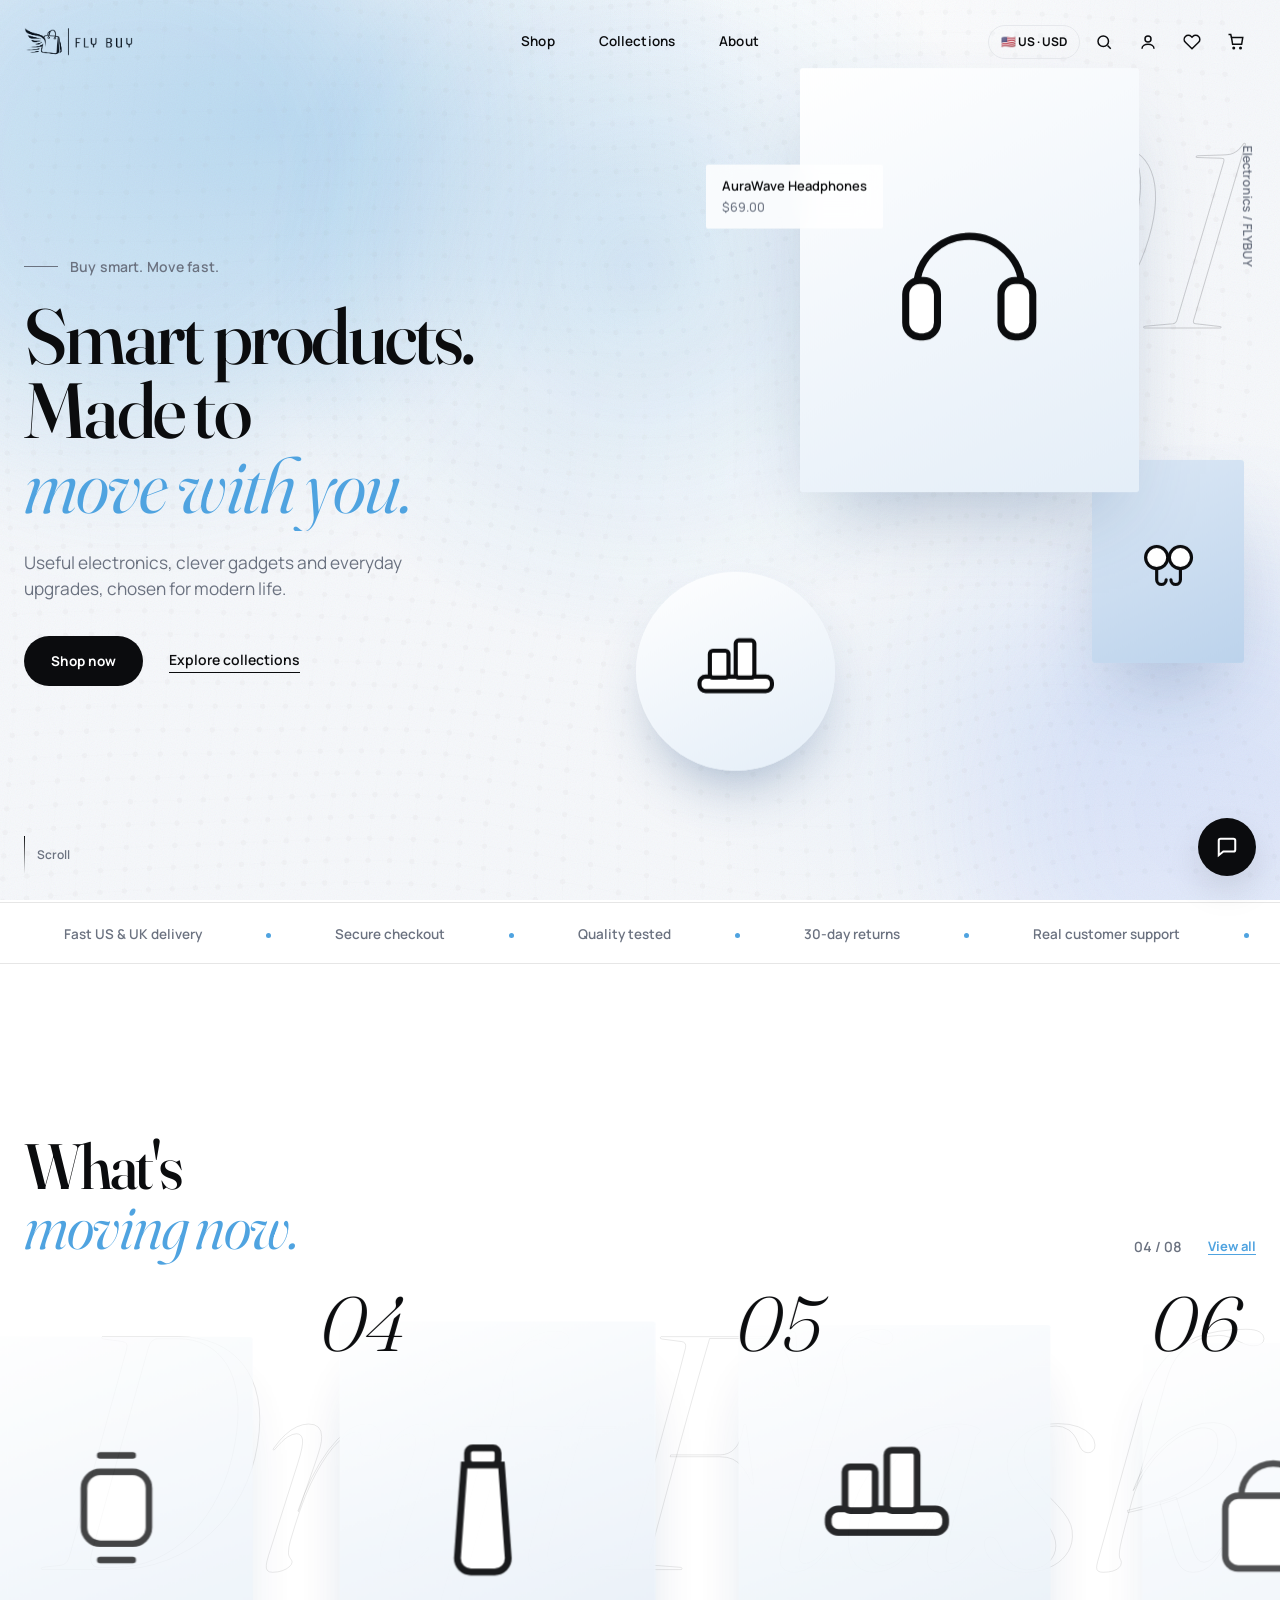
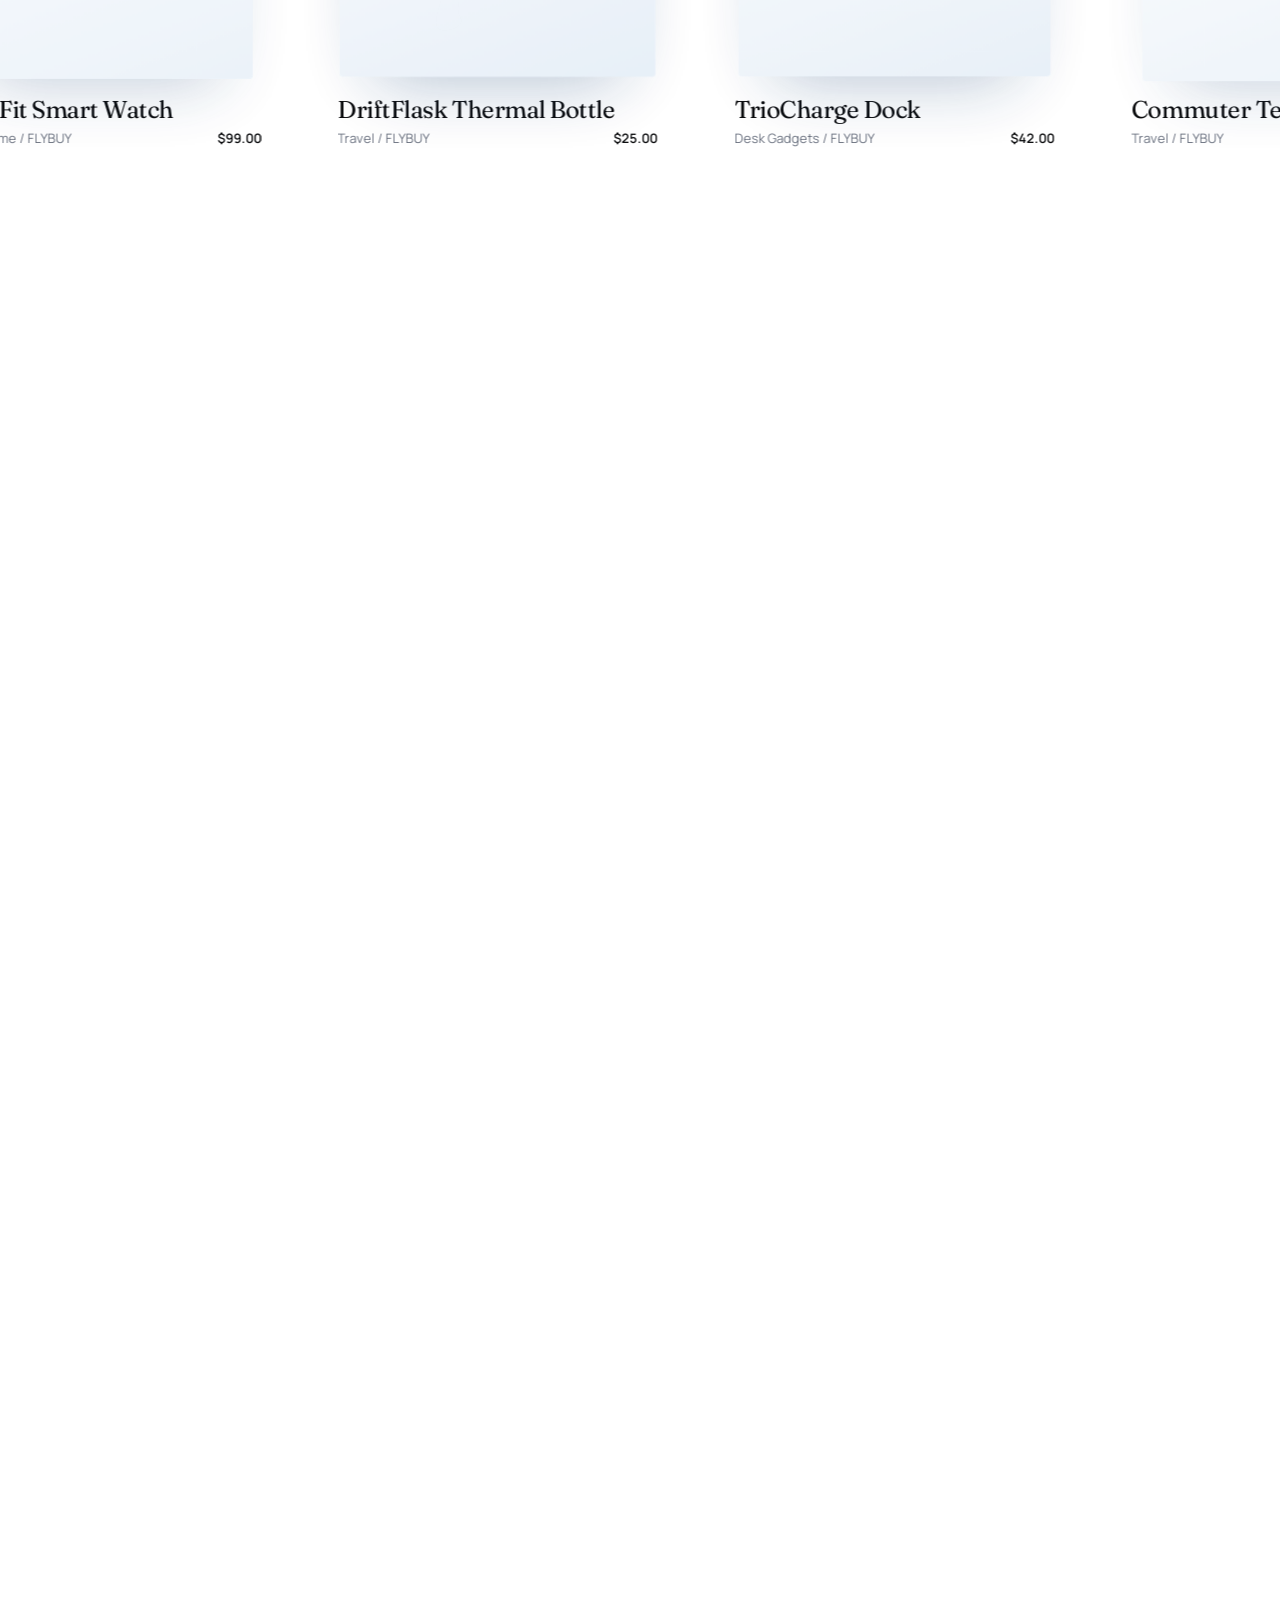
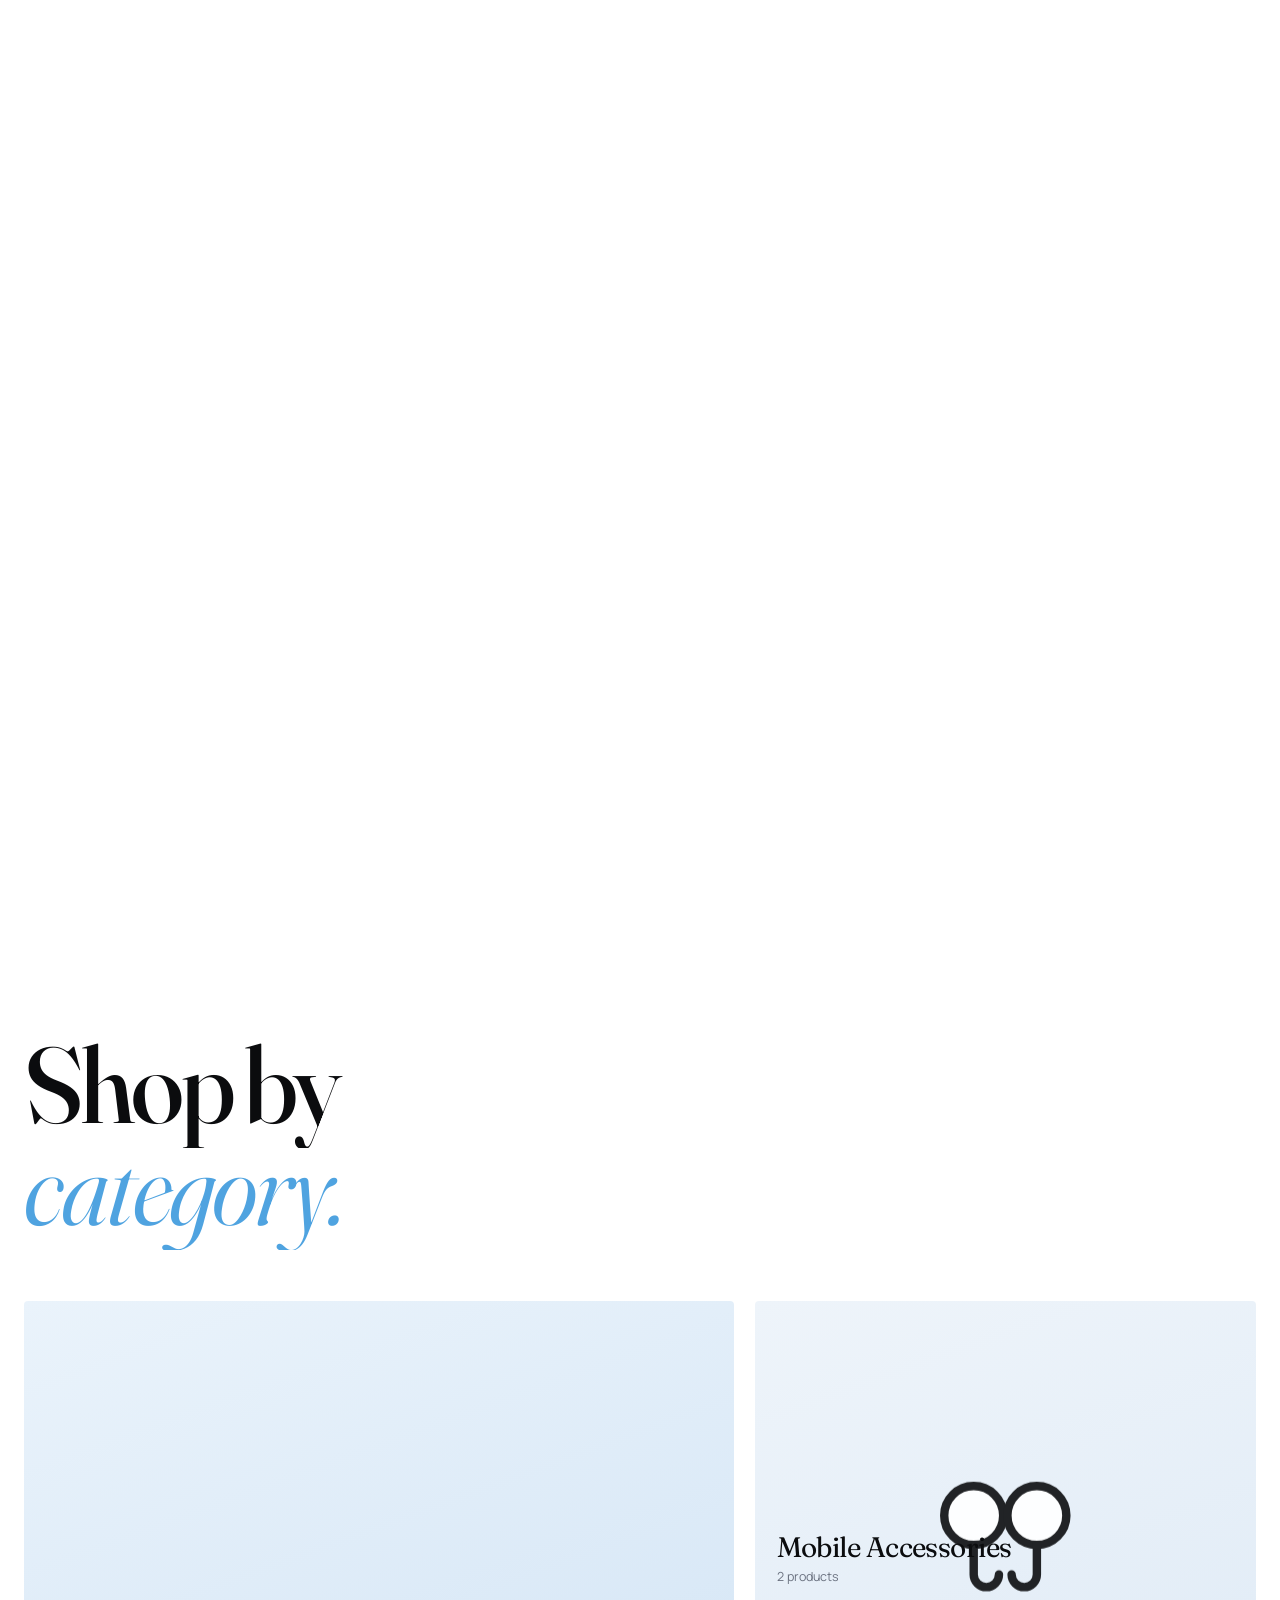
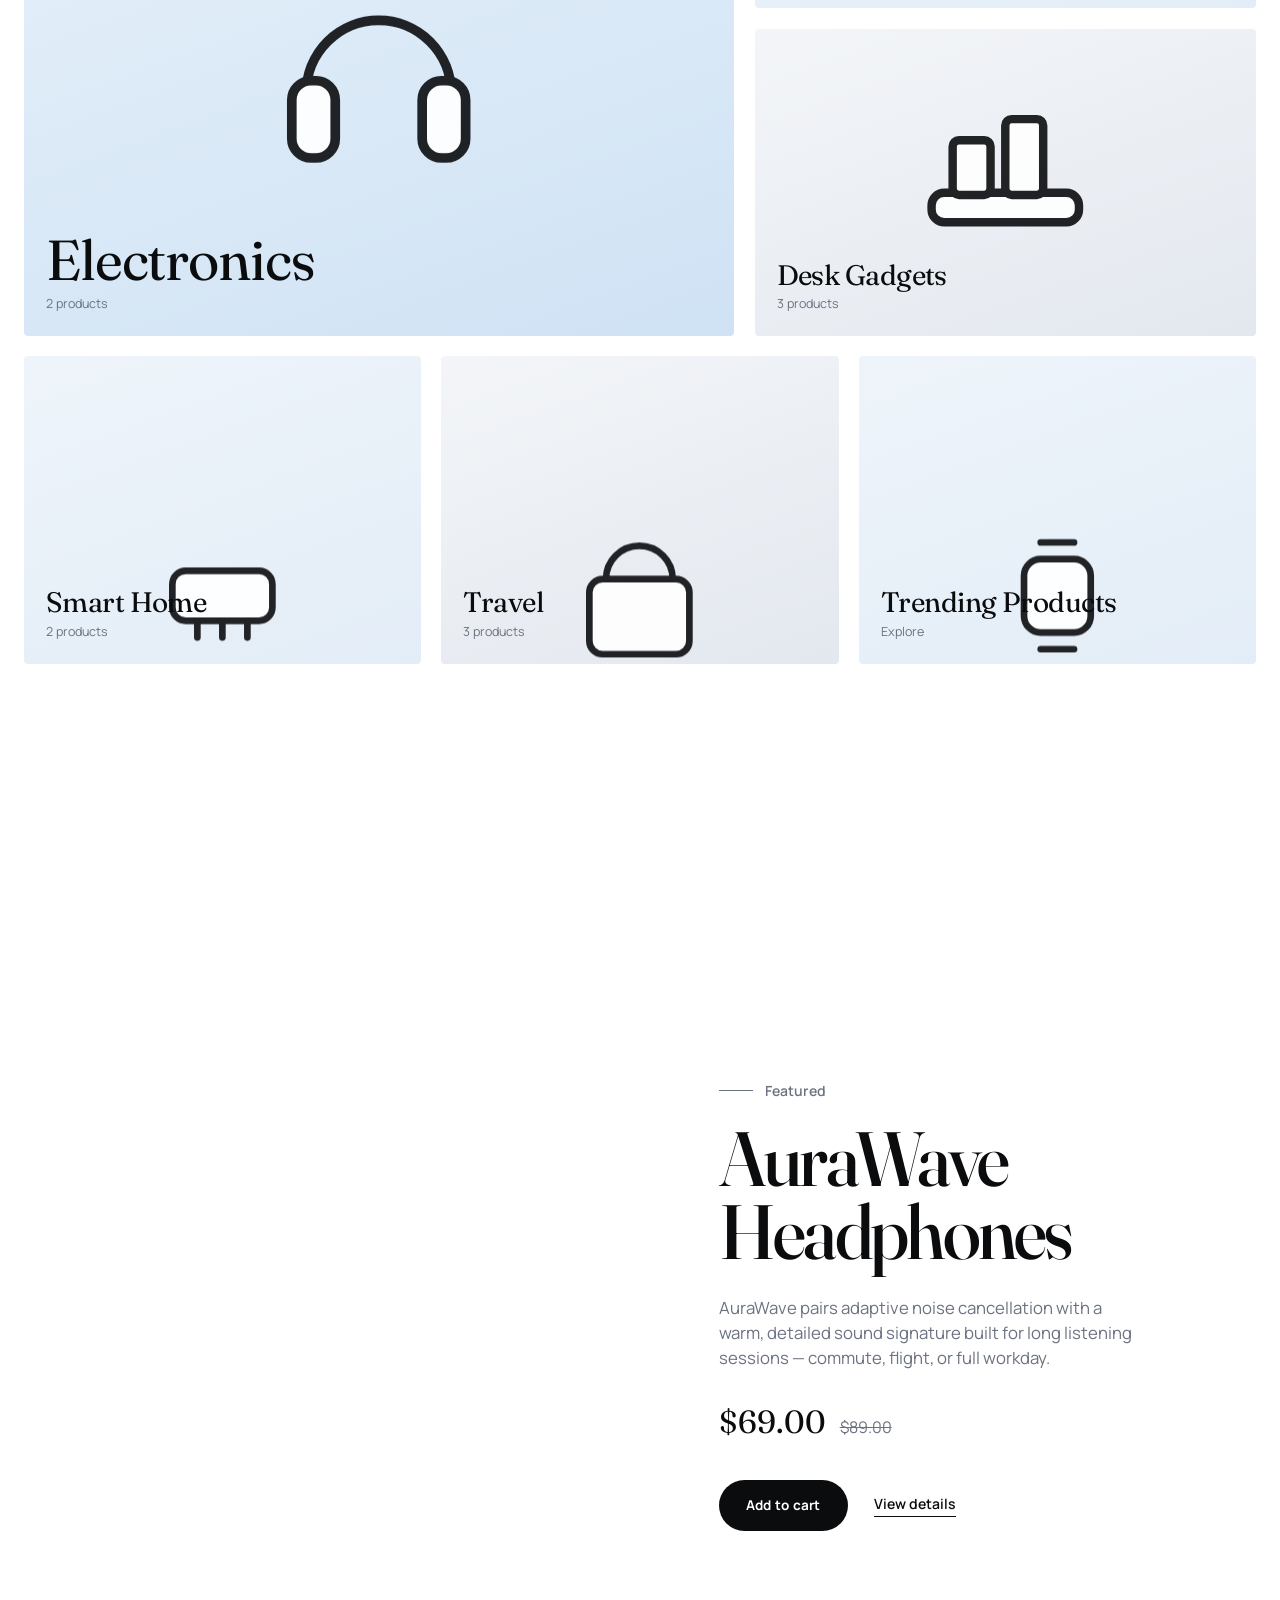
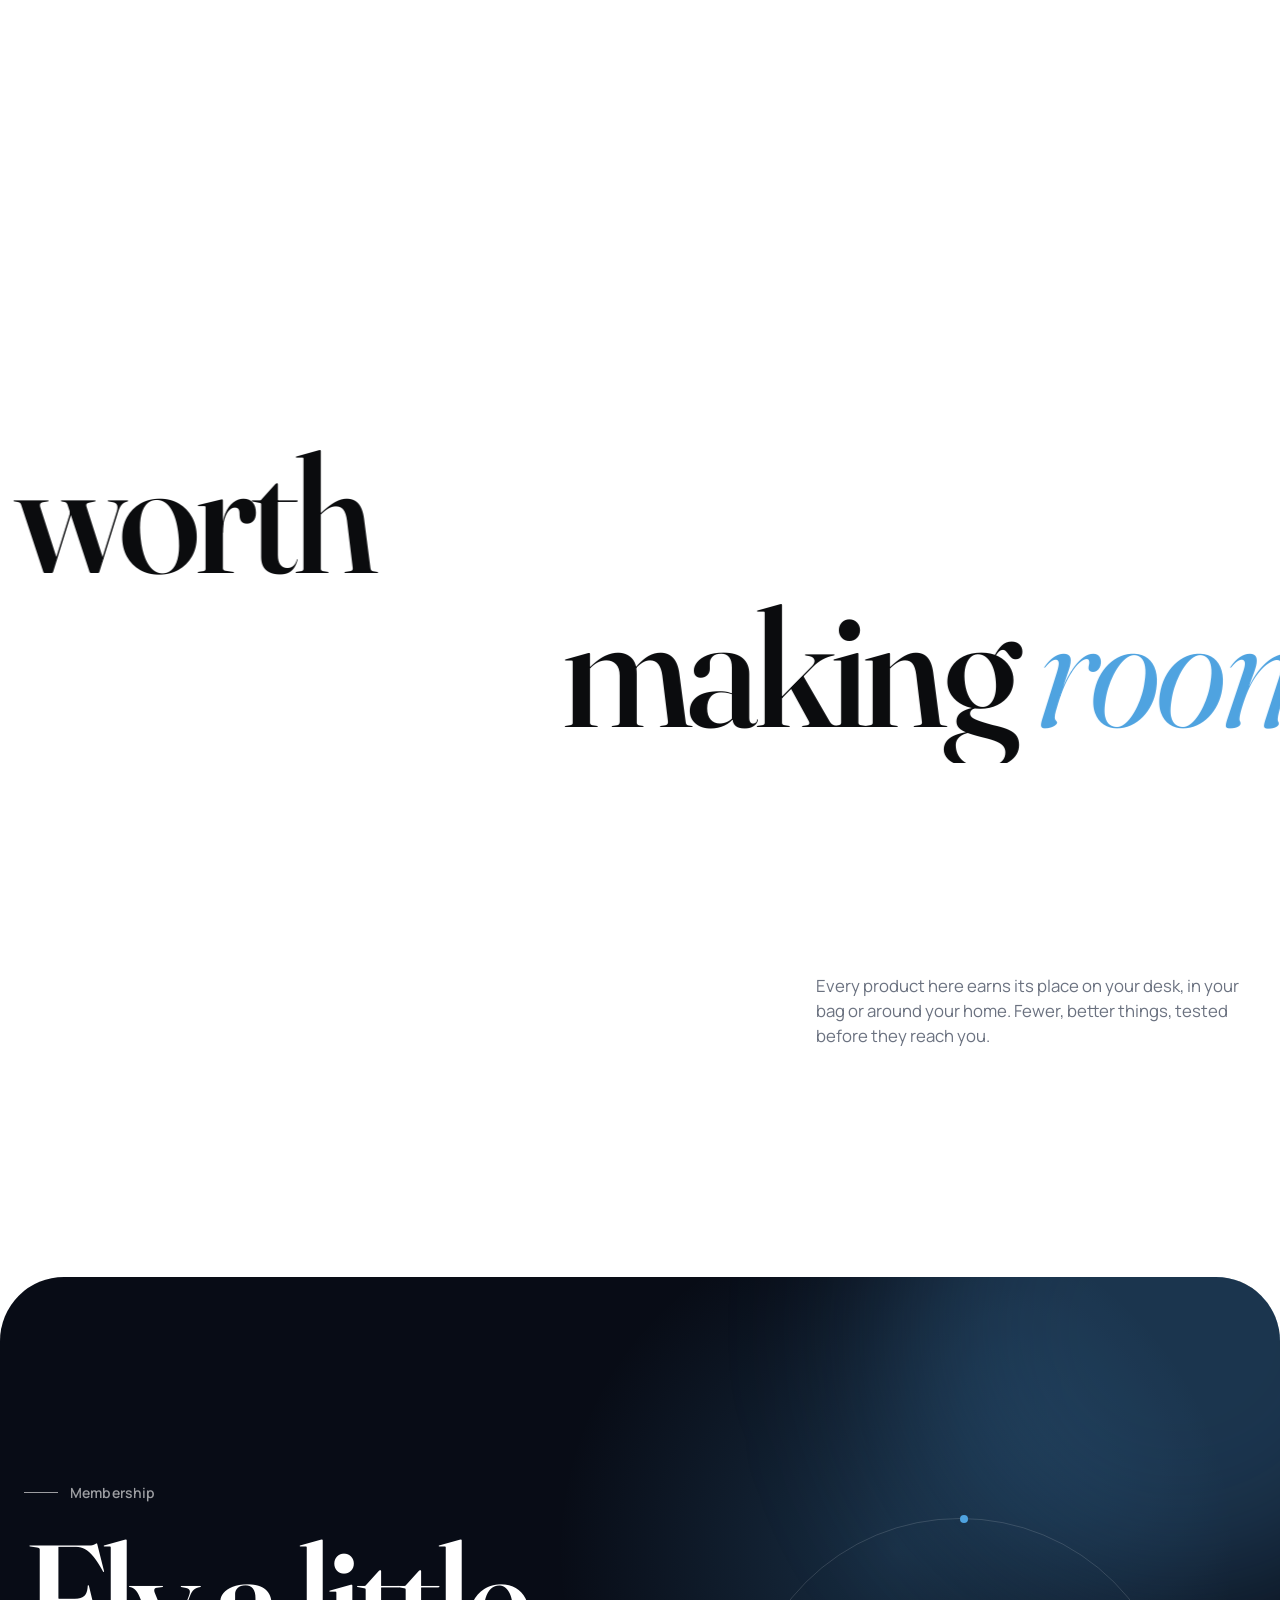
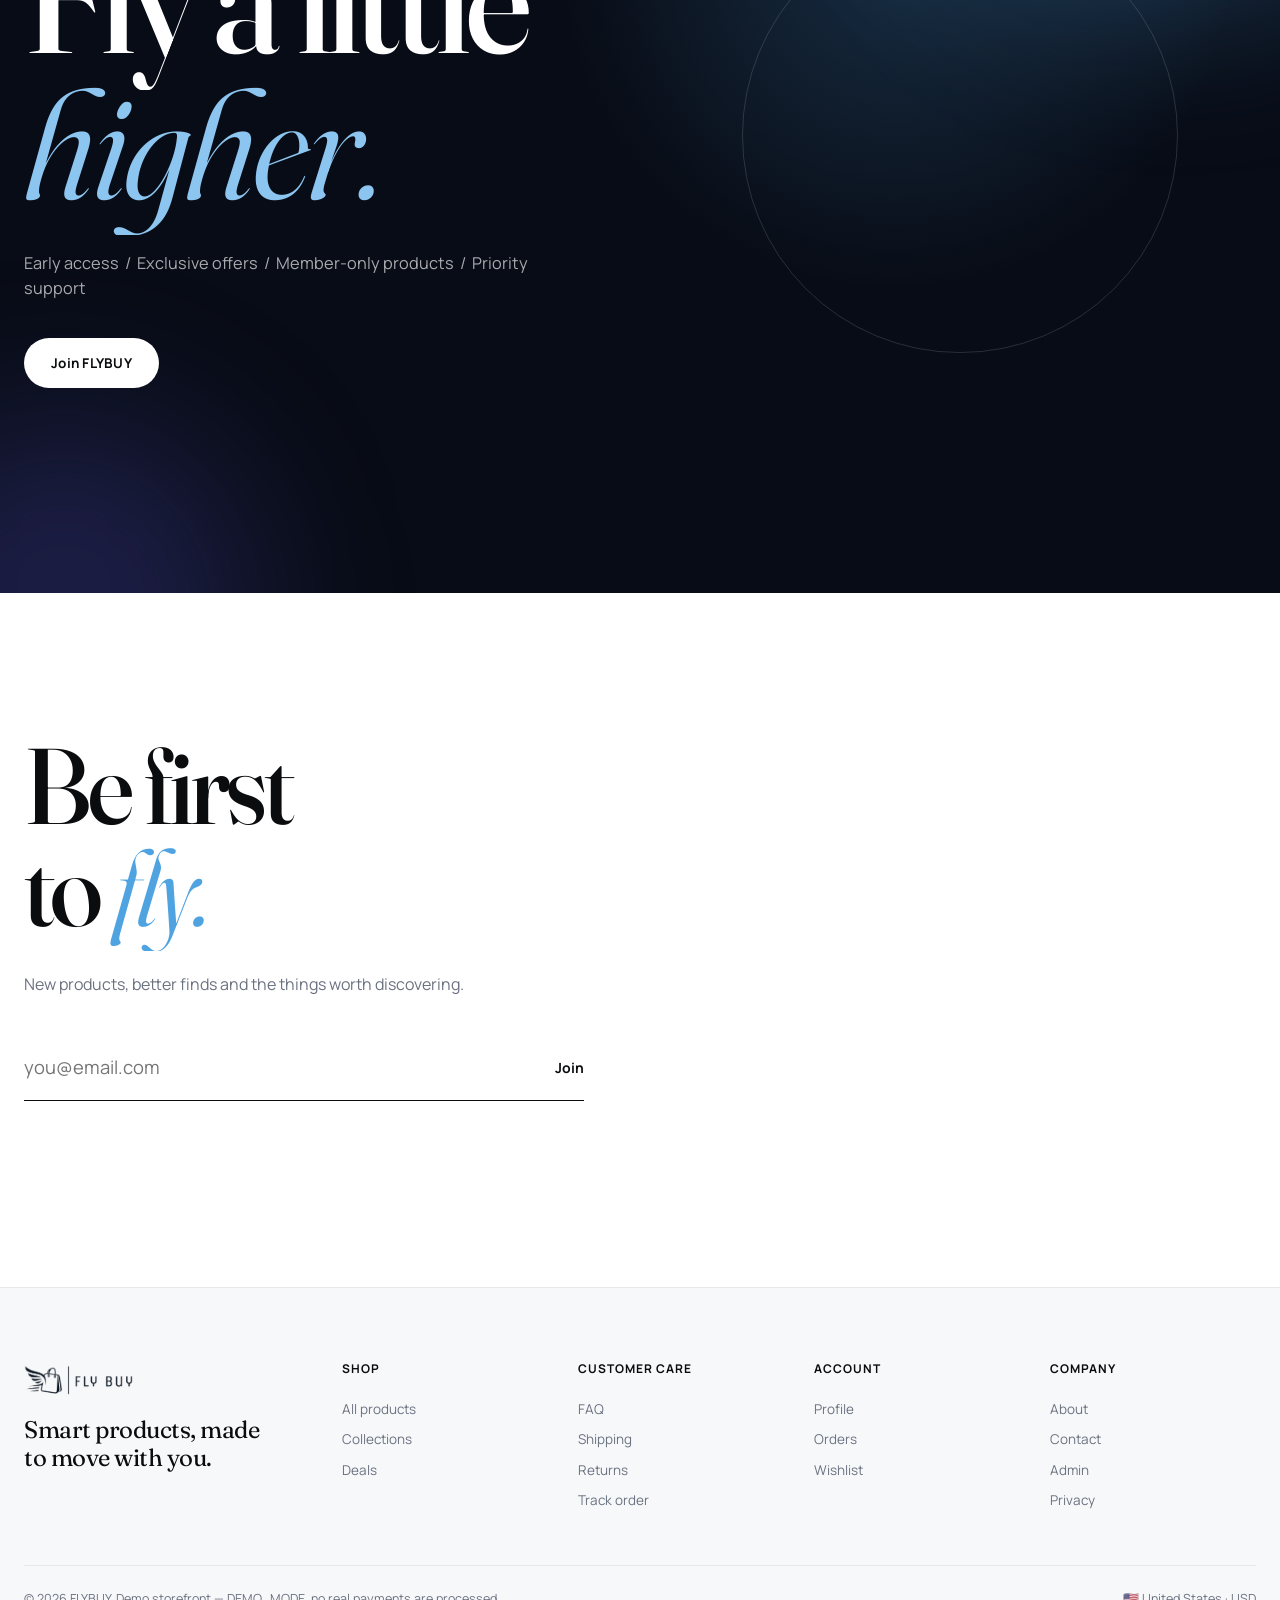
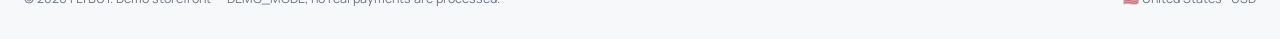
<file: index.html>
<!doctype html>
<html lang="en">
<head>
<meta charset="utf-8"><meta name="viewport" content="width=device-width, initial-scale=1">
<link rel="preconnect" href="https://fonts.googleapis.com"><link rel="preconnect" href="https://fonts.gstatic.com" crossorigin>
<link href="https://fonts.googleapis.com/css2?family=Fraunces:ital,opsz,wght@0,9..144,400..600;1,9..144,300..500&family=Manrope:wght@400;500;600;700;800&display=swap" rel="stylesheet">
<link rel="stylesheet" href="css/variables.css"><link rel="stylesheet" href="css/reset.css">
<link rel="stylesheet" href="css/global.css"><link rel="stylesheet" href="css/components.css">
<link rel="stylesheet" href="css/animations.css"><link rel="stylesheet" href="css/responsive.css"><link rel="stylesheet" href="css/bg.css"><link rel="stylesheet" href="css/home.css">
<title>FLYBUY | Buy smart. Move fast.</title>
<meta name="description" content="Useful electronics, clever gadgets and everyday upgrades for the US and UK.">
</head>
<body class="home">
<div id="toastHost"></div>
<header class="site-header" id="siteHeader"></header>
<nav class="mobile-nav" id="mobileNav"></nav>
<div class="overlay" id="overlay"></div>
<div class="drawer" id="cartDrawer" aria-label="Shopping cart"></div>
<main>
  <section class="hero" data-tone="light">
    <div class="container hero-grid">
      <div class="hero-copy">
        <p class="eyebrow reveal">Buy smart. Move fast.</p>
        <h1 class="display ln-group"><span class="ln" style="--i:0"><span>Smart products.</span></span><span class="ln" style="--i:1"><span>Made to</span></span><span class="ln" style="--i:2"><span><em>move with you.</em></span></span></h1>
        <p class="lead reveal" style="--d:.5s">Useful electronics, clever gadgets and everyday upgrades, chosen for modern life.</p>
        <div class="cta-row reveal" style="--d:.65s"><a class="btn btn-primary magnetic" href="shop.html">Shop now</a><a class="link-quiet" href="collections.html">Explore collections</a></div>
      </div>
      <div class="hero-stage" id="heroStage" aria-hidden="true"></div>
    </div>
    <a class="scroll-cue" href="#hScroll" aria-label="Scroll to products"><i></i>Scroll</a>
  </section>

  <div class="strip" aria-label="Store promises"><div class="strip-track"><span>Fast US &amp; UK delivery</span><span>Secure checkout</span><span>Quality tested</span><span>30-day returns</span><span>Real customer support</span><span>Fast US &amp; UK delivery</span><span>Secure checkout</span><span>Quality tested</span><span>30-day returns</span><span>Real customer support</span></div></div>

  <section class="hs" id="hScroll" aria-label="Products moving now">
    <div class="hs-sticky">
      <div class="hs-ghost" id="hsGhost" aria-hidden="true"></div>
      <div class="container hs-head"><h2 class="display">What's<br><em>moving now.</em></h2>
        <div class="hs-meta"><span id="hsCount">01 / 01</span><a class="link-more" href="shop.html">View all</a></div></div>
      <div class="hs-viewport"><div class="hs-track" id="hsTrack"></div></div>
      <div class="container"><div class="hs-bar"><i id="hsBar"></i></div></div>
    </div>
  </section>

  <section class="cats">
    <div class="container">
      <h2 class="display big-head ln-group"><span class="ln" style="--i:0"><span>Shop by</span></span><span class="ln" style="--i:1"><span><em>category.</em></span></span></h2>
      <div class="cat-grid" id="catGrid"></div>
    </div>
  </section>

  <section class="featured"><div class="container" id="featuredSection"></div></section>

  <section class="story" data-scrollp>
    <div class="container">
      <h2 class="display story-h">
        <span class="sl" style="--k:-10"><span class="ln-group reveal-line"><span class="ln"><span>Things worth</span></span></span></span>
        <span class="sl" style="--k:12"><span class="ln-group reveal-line"><span class="ln" style="--i:1"><span>making <em>room</em></span></span></span></span>
        <span class="sl" style="--k:-6"><span class="ln-group reveal-line"><span class="ln" style="--i:2"><span><em>for.</em></span></span></span></span>
      </h2>
      <p class="story-p reveal">Every product here earns its place on your desk, in your bag or around your home. Fewer, better things, tested before they reach you.</p>
    </div>
  </section>

  <section class="member" data-tone="dark" data-spot>
    <i class="m-orb a"></i><i class="m-orb b"></i><i class="m-ring"></i>
    <div class="container m-in">
      <p class="eyebrow reveal">Membership</p>
      <h2 class="display ln-group"><span class="ln" style="--i:0"><span>Fly a little</span></span><span class="ln" style="--i:1"><span><em>higher.</em></span></span></h2>
      <p class="m-list reveal" style="--d:.3s">Early access &nbsp;/&nbsp; Exclusive offers &nbsp;/&nbsp; Member-only products &nbsp;/&nbsp; Priority support</p>
      <a class="btn btn-light magnetic reveal" style="--d:.4s" href="account.html">Join FLYBUY</a>
    </div>
  </section>

  <section class="news">
    <div class="container">
      <h2 class="display big-head ln-group"><span class="ln" style="--i:0"><span>Be first</span></span><span class="ln" style="--i:1"><span>to <em>fly.</em></span></span></h2>
      <p class="muted reveal">New products, better finds and the things worth discovering.</p>
      <form class="news-form reveal" onsubmit="event.preventDefault();document.getElementById('newsMsg').textContent='You are on the list. Welcome to FLYBUY.';this.reset();return false">
        <input type="email" required placeholder="you@email.com" aria-label="Email"><button class="news-go" aria-label="Join FLYBUY">Join</button>
      </form><div class="news-msg" id="newsMsg" role="status"></div>
    </div>
  </section>
</main>
<footer class="site-footer" id="siteFooter"></footer>
<button class="chat-fab" id="chatFab" aria-label="Open FLYBUY Assist"><svg width="22" height="22" viewBox="0 0 24 24" fill="none" stroke="#fff" stroke-width="2.2"><path d="M21 15a2 2 0 0 1-2 2H8l-5 4V5a2 2 0 0 1 2-2h14a2 2 0 0 1 2 2z"/></svg></button>
<div class="chat-panel" id="chatPanel" role="dialog" aria-label="FLYBUY Assist"></div>
<script src="js/utils.js"></script><script src="js/products.js"></script>
<script src="js/cart.js"></script><script src="js/components.js"></script>
<script src="js/cursor.js"></script><script src="js/motion.js"></script>
<script src="js/pages.js"></script><script src="js/search.js"></script>
<script src="js/account.js"></script><script src="js/checkout.js"></script><script src="js/bg.js"></script><script src="js/hscroll.js"></script>
<script>window.PAGE='home';</script>
<script src="js/app.js"></script>
</body>
</html>
</file>
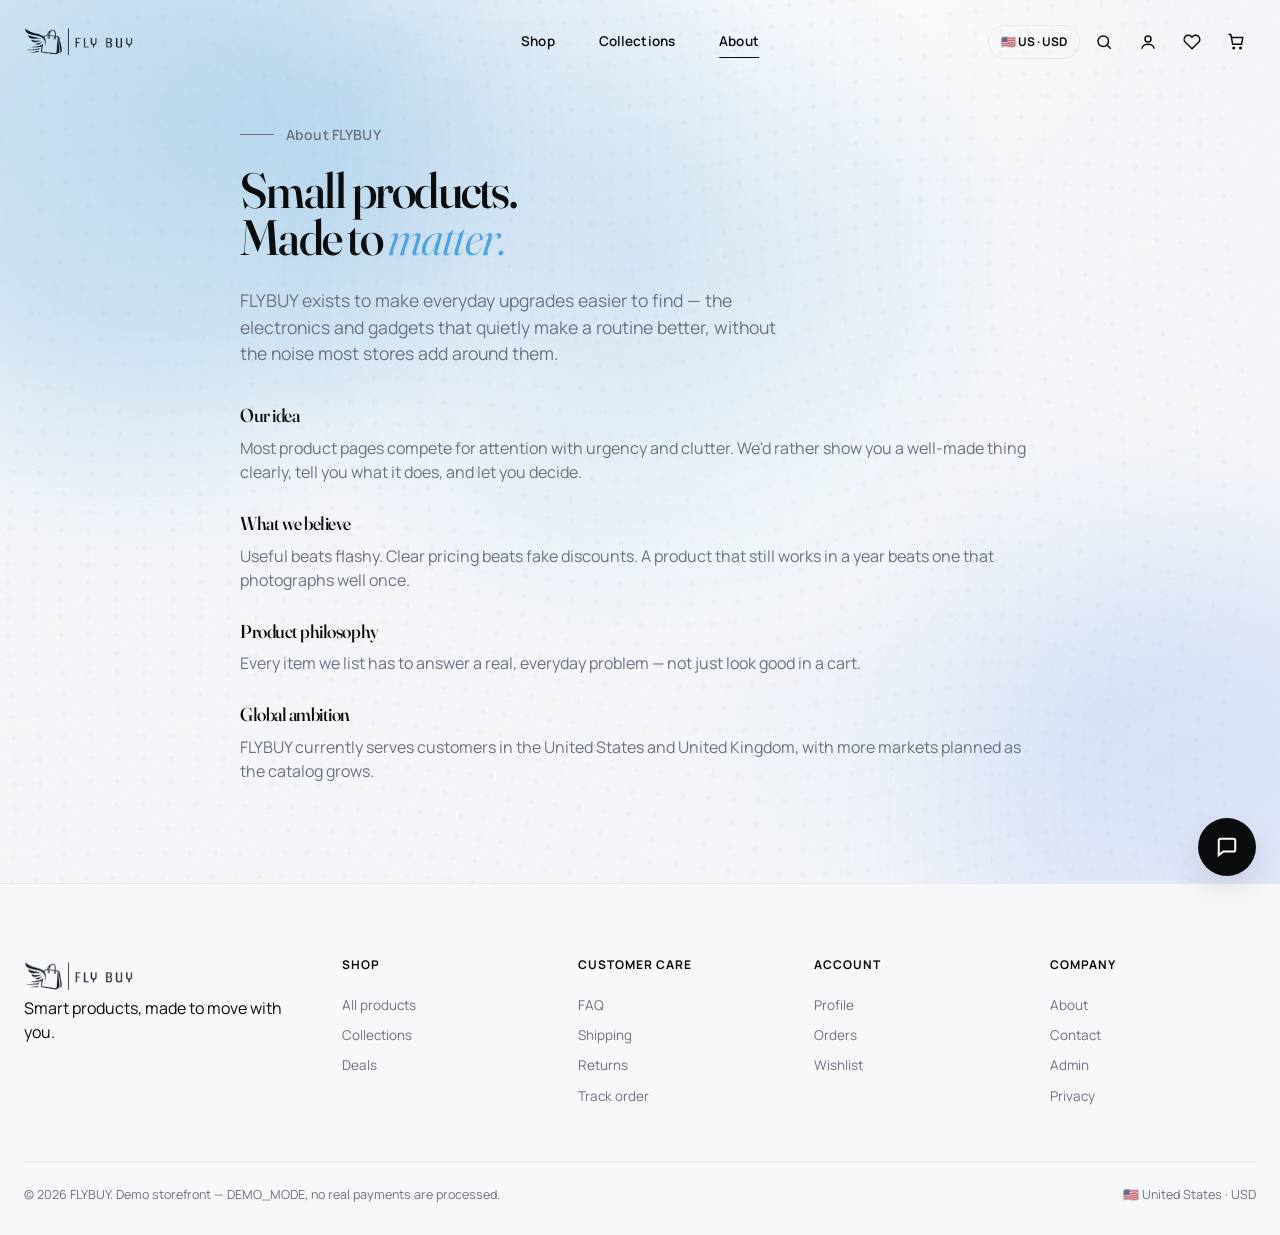
<file: about.html>
<!doctype html><html lang="en"><head>
<meta charset="utf-8"><meta name="viewport" content="width=device-width, initial-scale=1">
<link rel="preconnect" href="https://fonts.googleapis.com"><link rel="preconnect" href="https://fonts.gstatic.com" crossorigin>
<link href="https://fonts.googleapis.com/css2?family=Fraunces:ital,opsz,wght@0,9..144,400..600;1,9..144,300..500&family=Manrope:wght@400;500;600;700;800&display=swap" rel="stylesheet">
<link rel="stylesheet" href="css/variables.css"><link rel="stylesheet" href="css/reset.css">
<link rel="stylesheet" href="css/global.css"><link rel="stylesheet" href="css/components.css">
<link rel="stylesheet" href="css/animations.css"><link rel="stylesheet" href="css/responsive.css"><link rel="stylesheet" href="css/bg.css">
<title>About | FLYBUY</title><meta name="description" content="What FLYBUY believes about useful, well-made everyday products.">
</head><body>
<div id="toastHost"></div>
<header class="site-header" id="siteHeader"></header>
<nav class="mobile-nav" id="mobileNav"></nav>
<div class="overlay" id="overlay"></div>
<div class="drawer" id="cartDrawer" aria-label="Shopping cart"></div>
<main><div class="container">
<div class="simple-page">
  <p class="eyebrow">About FLYBUY</p>
  <h1 class="display">Small products.<br>Made to <em>matter.</em></h1>
  <p class="muted" style="font-size:1.1rem;max-width:560px;margin-bottom:40px">FLYBUY exists to make everyday upgrades easier to find — the electronics and gadgets that quietly make a routine better, without the noise most stores add around them.</p>

  <h3 style="margin-bottom:10px">Our idea</h3>
  <p class="muted" style="margin-bottom:30px">Most product pages compete for attention with urgency and clutter. We'd rather show you a well-made thing clearly, tell you what it does, and let you decide.</p>

  <h3 style="margin-bottom:10px">What we believe</h3>
  <p class="muted" style="margin-bottom:30px">Useful beats flashy. Clear pricing beats fake discounts. A product that still works in a year beats one that photographs well once.</p>

  <h3 style="margin-bottom:10px">Product philosophy</h3>
  <p class="muted" style="margin-bottom:30px">Every item we list has to answer a real, everyday problem — not just look good in a cart.</p>

  <h3 style="margin-bottom:10px">Global ambition</h3>
  <p class="muted">FLYBUY currently serves customers in the United States and United Kingdom, with more markets planned as the catalog grows.</p>
</div>
</div></main>
<footer class="site-footer" id="siteFooter"></footer>
<button class="chat-fab" id="chatFab" aria-label="Open FLYBUY Assist"><svg width="22" height="22" viewBox="0 0 24 24" fill="none" stroke="#fff" stroke-width="2.2"><path d="M21 15a2 2 0 0 1-2 2H8l-5 4V5a2 2 0 0 1 2-2h14a2 2 0 0 1 2 2z"/></svg></button>
<div class="chat-panel" id="chatPanel" role="dialog" aria-label="FLYBUY Assist"></div>
<script src="js/utils.js"></script><script src="js/products.js"></script>
<script src="js/cart.js"></script><script src="js/components.js"></script>
<script src="js/cursor.js"></script><script src="js/motion.js"></script>
<script src="js/pages.js"></script><script src="js/search.js"></script>
<script src="js/account.js"></script><script src="js/checkout.js"></script><script src="js/bg.js"></script>
<script>window.PAGE='about';</script>
</body></html>
</file>
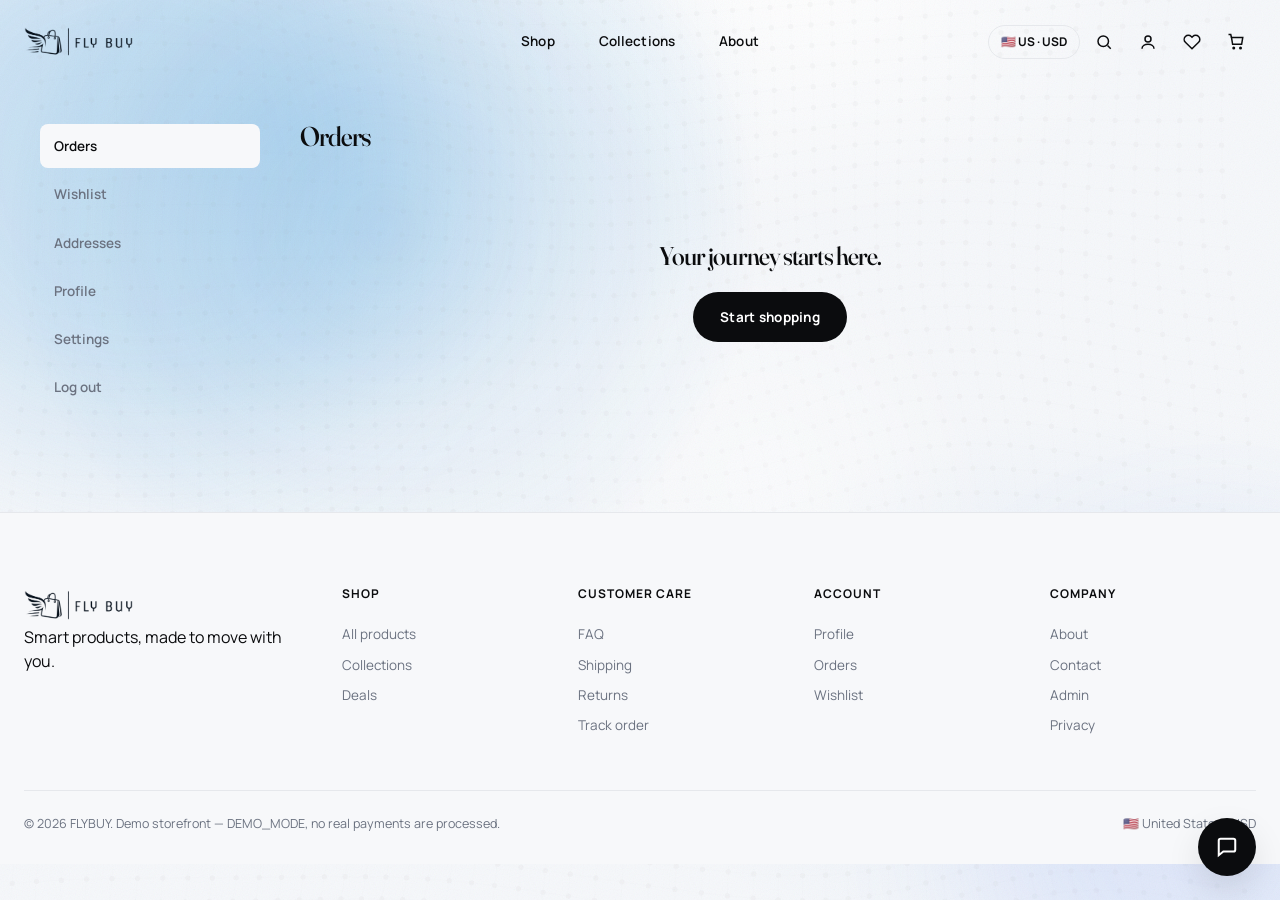
<file: account.html>
<!doctype html><html lang="en"><head>
<meta charset="utf-8"><meta name="viewport" content="width=device-width, initial-scale=1">
<link rel="preconnect" href="https://fonts.googleapis.com"><link rel="preconnect" href="https://fonts.gstatic.com" crossorigin>
<link href="https://fonts.googleapis.com/css2?family=Fraunces:ital,opsz,wght@0,9..144,400..600;1,9..144,300..500&family=Manrope:wght@400;500;600;700;800&display=swap" rel="stylesheet">
<link rel="stylesheet" href="css/variables.css"><link rel="stylesheet" href="css/reset.css">
<link rel="stylesheet" href="css/global.css"><link rel="stylesheet" href="css/components.css">
<link rel="stylesheet" href="css/animations.css"><link rel="stylesheet" href="css/responsive.css"><link rel="stylesheet" href="css/bg.css">
<title>Account | FLYBUY</title>
</head><body>
<div id="toastHost"></div>
<header class="site-header" id="siteHeader"></header>
<nav class="mobile-nav" id="mobileNav"></nav>
<div class="overlay" id="overlay"></div>
<div class="drawer" id="cartDrawer" aria-label="Shopping cart"></div>
<main><div class="container"><div class="simple-page" style="max-width:1200px">
<div class="account-wrap">
  <div class="acct-nav">
    <button data-tab="orders" onclick="location.href='account.html?tab=orders'">Orders</button>
    <button data-tab="wishlist" onclick="location.href='account.html?tab=wishlist'">Wishlist</button>
    <button data-tab="addresses" onclick="location.href='account.html?tab=addresses'">Addresses</button>
    <button data-tab="profile" onclick="location.href='account.html?tab=profile'">Profile</button>
    <button data-tab="settings" onclick="location.href='account.html?tab=settings'">Settings</button>
    <button onclick="logout()">Log out</button>
  </div>
  <div><h1 class="display" id="acctTitle" style="font-size:1.7rem;margin-bottom:24px"></h1><div id="acctPanel"></div></div>
</div>
</div></div></main>
<footer class="site-footer" id="siteFooter"></footer>
<button class="chat-fab" id="chatFab" aria-label="Open FLYBUY Assist"><svg width="22" height="22" viewBox="0 0 24 24" fill="none" stroke="#fff" stroke-width="2.2"><path d="M21 15a2 2 0 0 1-2 2H8l-5 4V5a2 2 0 0 1 2-2h14a2 2 0 0 1 2 2z"/></svg></button>
<div class="chat-panel" id="chatPanel" role="dialog" aria-label="FLYBUY Assist"></div>
<script src="js/utils.js"></script><script src="js/products.js"></script>
<script src="js/cart.js"></script><script src="js/components.js"></script>
<script src="js/cursor.js"></script><script src="js/motion.js"></script>
<script src="js/pages.js"></script><script src="js/search.js"></script>
<script src="js/account.js"></script><script src="js/checkout.js"></script><script src="js/bg.js"></script>
<script>window.PAGE='account';</script>
<script src="js/app.js"></script>
</body></html>
</file>
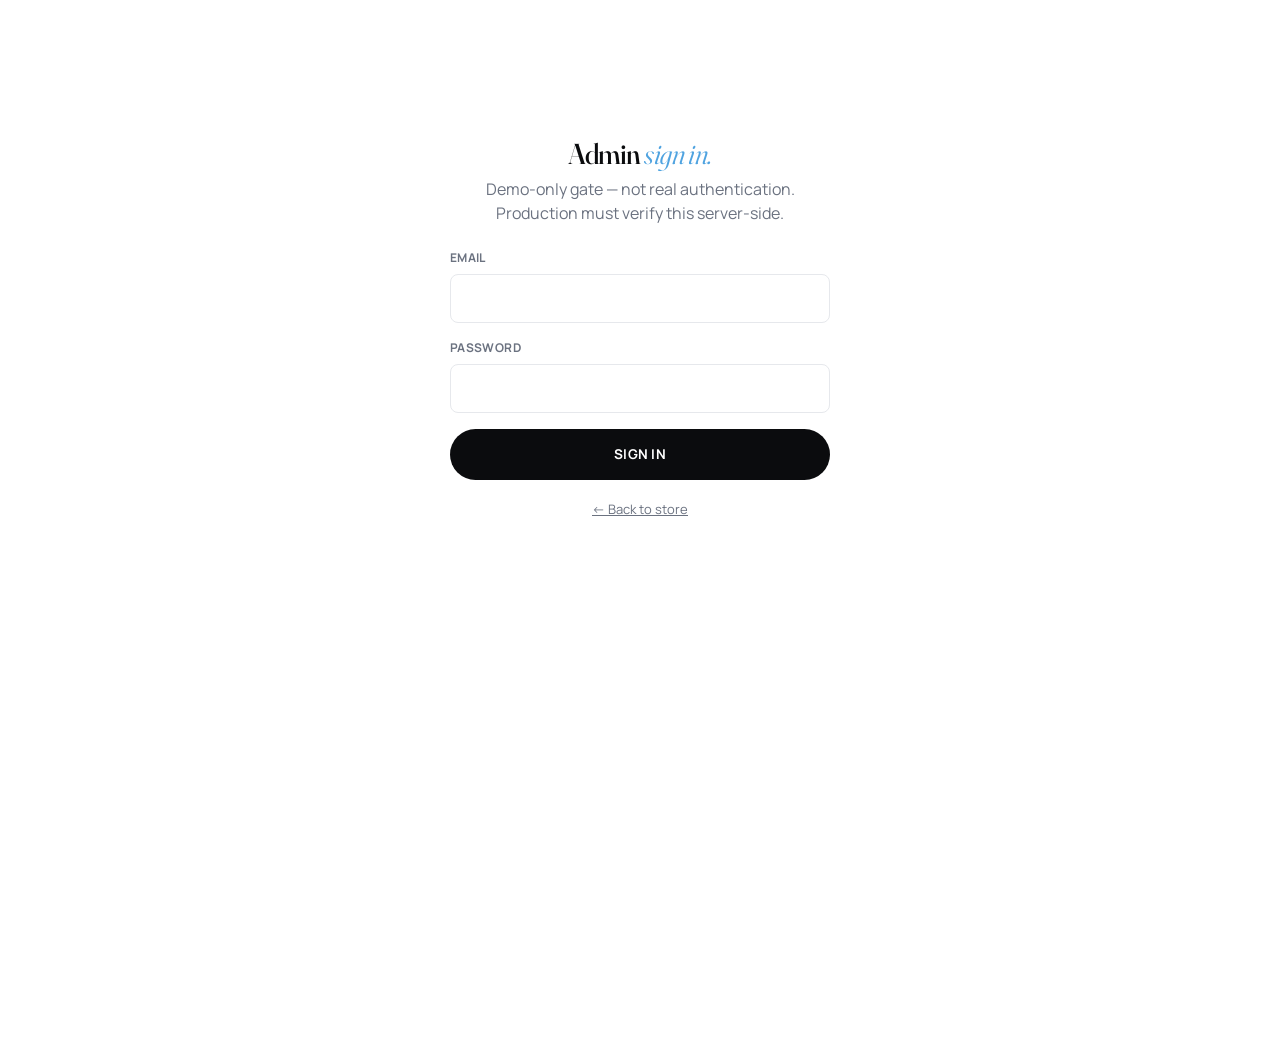
<file: admin.html>
<!doctype html><html lang="en"><head>
<meta charset="utf-8"><meta name="viewport" content="width=device-width, initial-scale=1">
<link rel="preconnect" href="https://fonts.googleapis.com"><link rel="preconnect" href="https://fonts.gstatic.com" crossorigin>
<link href="https://fonts.googleapis.com/css2?family=Fraunces:ital,opsz,wght@0,9..144,400..600;1,9..144,300..500&family=Manrope:wght@400;500;600;700;800&display=swap" rel="stylesheet">
<link rel="stylesheet" href="css/variables.css"><link rel="stylesheet" href="css/reset.css">
<link rel="stylesheet" href="css/global.css"><link rel="stylesheet" href="css/components.css">
<link rel="stylesheet" href="css/animations.css"><link rel="stylesheet" href="css/responsive.css">
<link rel="stylesheet" href="css/bg.css">
<title>Admin | FLYBUY</title>
<meta name="robots" content="noindex">
</head><body class="admin-page">
<div id="toastHost"></div>

<div class="admin-gate" id="adminGate">
  <h1 class="display" style="font-size:1.8rem;margin-bottom:10px">Admin <em>sign in.</em></h1>
  <p class="muted" style="margin-bottom:24px">Demo-only gate — not real authentication. Production must verify this server-side.</p>
  <form onsubmit="return adminLogin(event)">
    <div class="field" style="text-align:left"><label>Email</label><input required id="adminEmail" type="email" autocomplete="username"></div>
    <div class="field" style="text-align:left"><label>Password</label><input required id="adminPass" type="password" autocomplete="current-password"></div>
    <button class="btn btn-primary btn-block" type="submit">SIGN IN</button>
  </form>
  <div id="adminErr" style="color:var(--color-danger);font-size:13px;margin-top:12px"></div>
  <a href="index.html" class="muted" style="display:block;margin-top:20px;font-size:13px;text-decoration:underline">← Back to store</a>
</div>

<div class="admin-shell hide" id="adminShell">
  <div class="admin-side">
    <div class="logo-mark"><span>FLYBUY</span><span class="dot"></span> <span style="font-size:11px;opacity:.6;margin-left:4px">ADMIN</span></div>
    <button data-tab="dashboard" onclick="location.href='admin.html?tab=dashboard'">Dashboard</button>
    <button data-tab="products" onclick="location.href='admin.html?tab=products'">Products</button>
    <button data-tab="add-product" onclick="location.href='admin.html?tab=add-product'">+ Add Product</button>
    <button data-tab="add-category" onclick="location.href='admin.html?tab=add-category'">+ Add Category</button>
    <button data-tab="orders" onclick="location.href='admin.html?tab=orders'">Orders</button>
    <button data-tab="customers" onclick="location.href='admin.html?tab=customers'">Customers</button>
    <button onclick="adminLogout()" style="margin-top:20px;color:#fff">Log out</button>
  </div>
  <div class="admin-main" id="adminMain"></div>
</div>

<script src="js/utils.js"></script><script src="js/products.js"></script>
<script src="js/cart.js"></script><script src="js/components.js"></script>
<script src="js/cursor.js"></script><script src="js/motion.js"></script>
<script src="js/pages.js"></script><script src="js/search.js"></script>
<script src="js/account.js"></script><script src="js/checkout.js"></script>
<script src="js/bg.js"></script>
<script src="js/admin.js"></script>
<script>renderAdmin();</script>
</body></html>
</file>
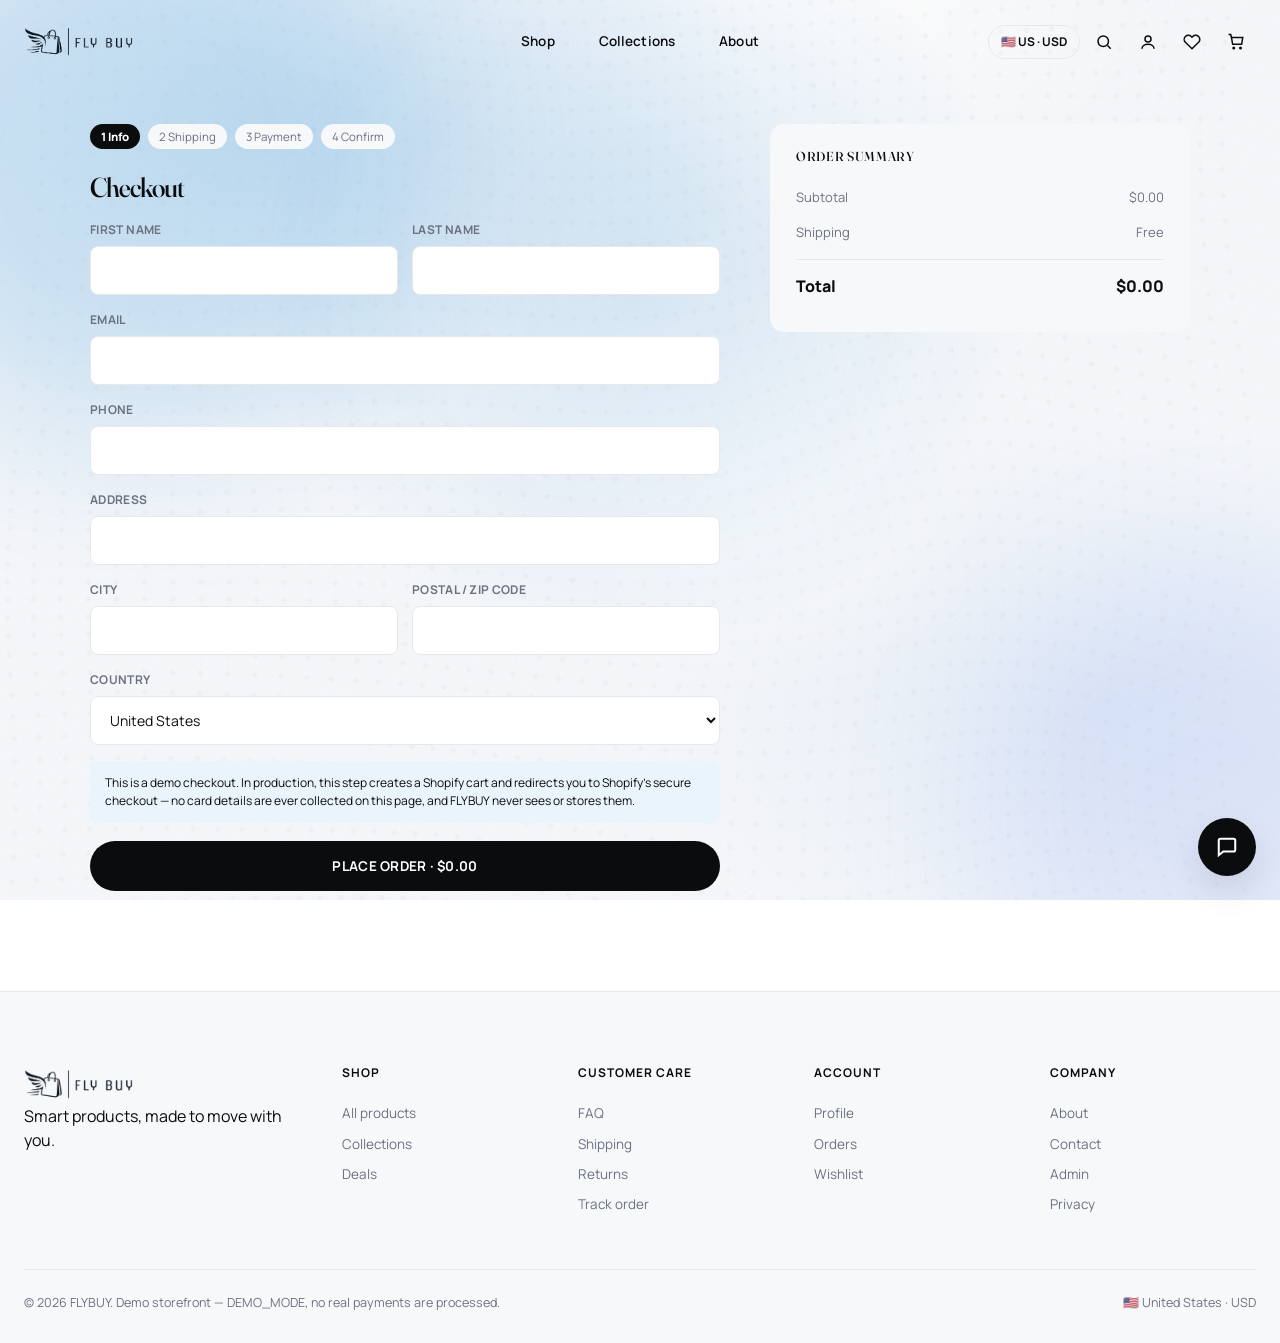
<file: checkout.html>
<!doctype html><html lang="en"><head>
<meta charset="utf-8"><meta name="viewport" content="width=device-width, initial-scale=1">
<link rel="preconnect" href="https://fonts.googleapis.com"><link rel="preconnect" href="https://fonts.gstatic.com" crossorigin>
<link href="https://fonts.googleapis.com/css2?family=Fraunces:ital,opsz,wght@0,9..144,400..600;1,9..144,300..500&family=Manrope:wght@400;500;600;700;800&display=swap" rel="stylesheet">
<link rel="stylesheet" href="css/variables.css"><link rel="stylesheet" href="css/reset.css">
<link rel="stylesheet" href="css/global.css"><link rel="stylesheet" href="css/components.css">
<link rel="stylesheet" href="css/animations.css"><link rel="stylesheet" href="css/responsive.css"><link rel="stylesheet" href="css/bg.css">
<title>Checkout | FLYBUY</title>
</head><body>
<div id="toastHost"></div>
<header class="site-header" id="siteHeader"></header>
<nav class="mobile-nav" id="mobileNav"></nav>
<div class="overlay" id="overlay"></div>
<div class="drawer" id="cartDrawer" aria-label="Shopping cart"></div>
<main><div class="container"><div class="simple-page" style="max-width:1100px">
<div class="checkout-wrap">
  <div>
    <div class="co-steps"><span class="active">1 Info</span><span>2 Shipping</span><span>3 Payment</span><span>4 Confirm</span></div>
    <h2 class="display" style="font-size:1.7rem;margin-bottom:20px">Checkout</h2>
    <form onsubmit="return submitOrder(event)">
      <div class="field-row"><div class="field"><label>First name</label><input required name="first"></div><div class="field"><label>Last name</label><input required name="last"></div></div>
      <div class="field"><label>Email</label><input required type="email" name="email"></div>
      <div class="field"><label>Phone</label><input required name="phone"></div>
      <div class="field"><label>Address</label><input required name="addr"></div>
      <div class="field-row"><div class="field"><label>City</label><input required name="city"></div><div class="field"><label>Postal / ZIP code</label><input required name="zip"></div></div>
      <div class="field"><label>Country</label><select name="country"><option>United States</option><option>United Kingdom</option></select></div>
      <div class="notice-box">This is a demo checkout. In production, this step creates a Shopify cart and redirects you to Shopify's secure checkout — no card details are ever collected on this page, and FLYBUY never sees or stores them.</div>
      <button class="btn btn-primary btn-block magnetic" style="margin-top:18px" type="submit" id="coTotalBtn">PLACE ORDER</button>
    </form>
  </div>
  <div class="co-summary"><h3 style="font-size:13px;text-transform:uppercase;letter-spacing:.05em;margin-bottom:16px">Order summary</h3><div id="coSummary"></div></div>
</div>
</div></div></main>
<footer class="site-footer" id="siteFooter"></footer>
<button class="chat-fab" id="chatFab" aria-label="Open FLYBUY Assist"><svg width="22" height="22" viewBox="0 0 24 24" fill="none" stroke="#fff" stroke-width="2.2"><path d="M21 15a2 2 0 0 1-2 2H8l-5 4V5a2 2 0 0 1 2-2h14a2 2 0 0 1 2 2z"/></svg></button>
<div class="chat-panel" id="chatPanel" role="dialog" aria-label="FLYBUY Assist"></div>
<script src="js/utils.js"></script><script src="js/products.js"></script>
<script src="js/cart.js"></script><script src="js/components.js"></script>
<script src="js/cursor.js"></script><script src="js/motion.js"></script>
<script src="js/pages.js"></script><script src="js/search.js"></script>
<script src="js/account.js"></script><script src="js/checkout.js"></script><script src="js/bg.js"></script>
<script>window.PAGE='checkout';</script>
<script src="js/app.js"></script>
</body></html>
</file>
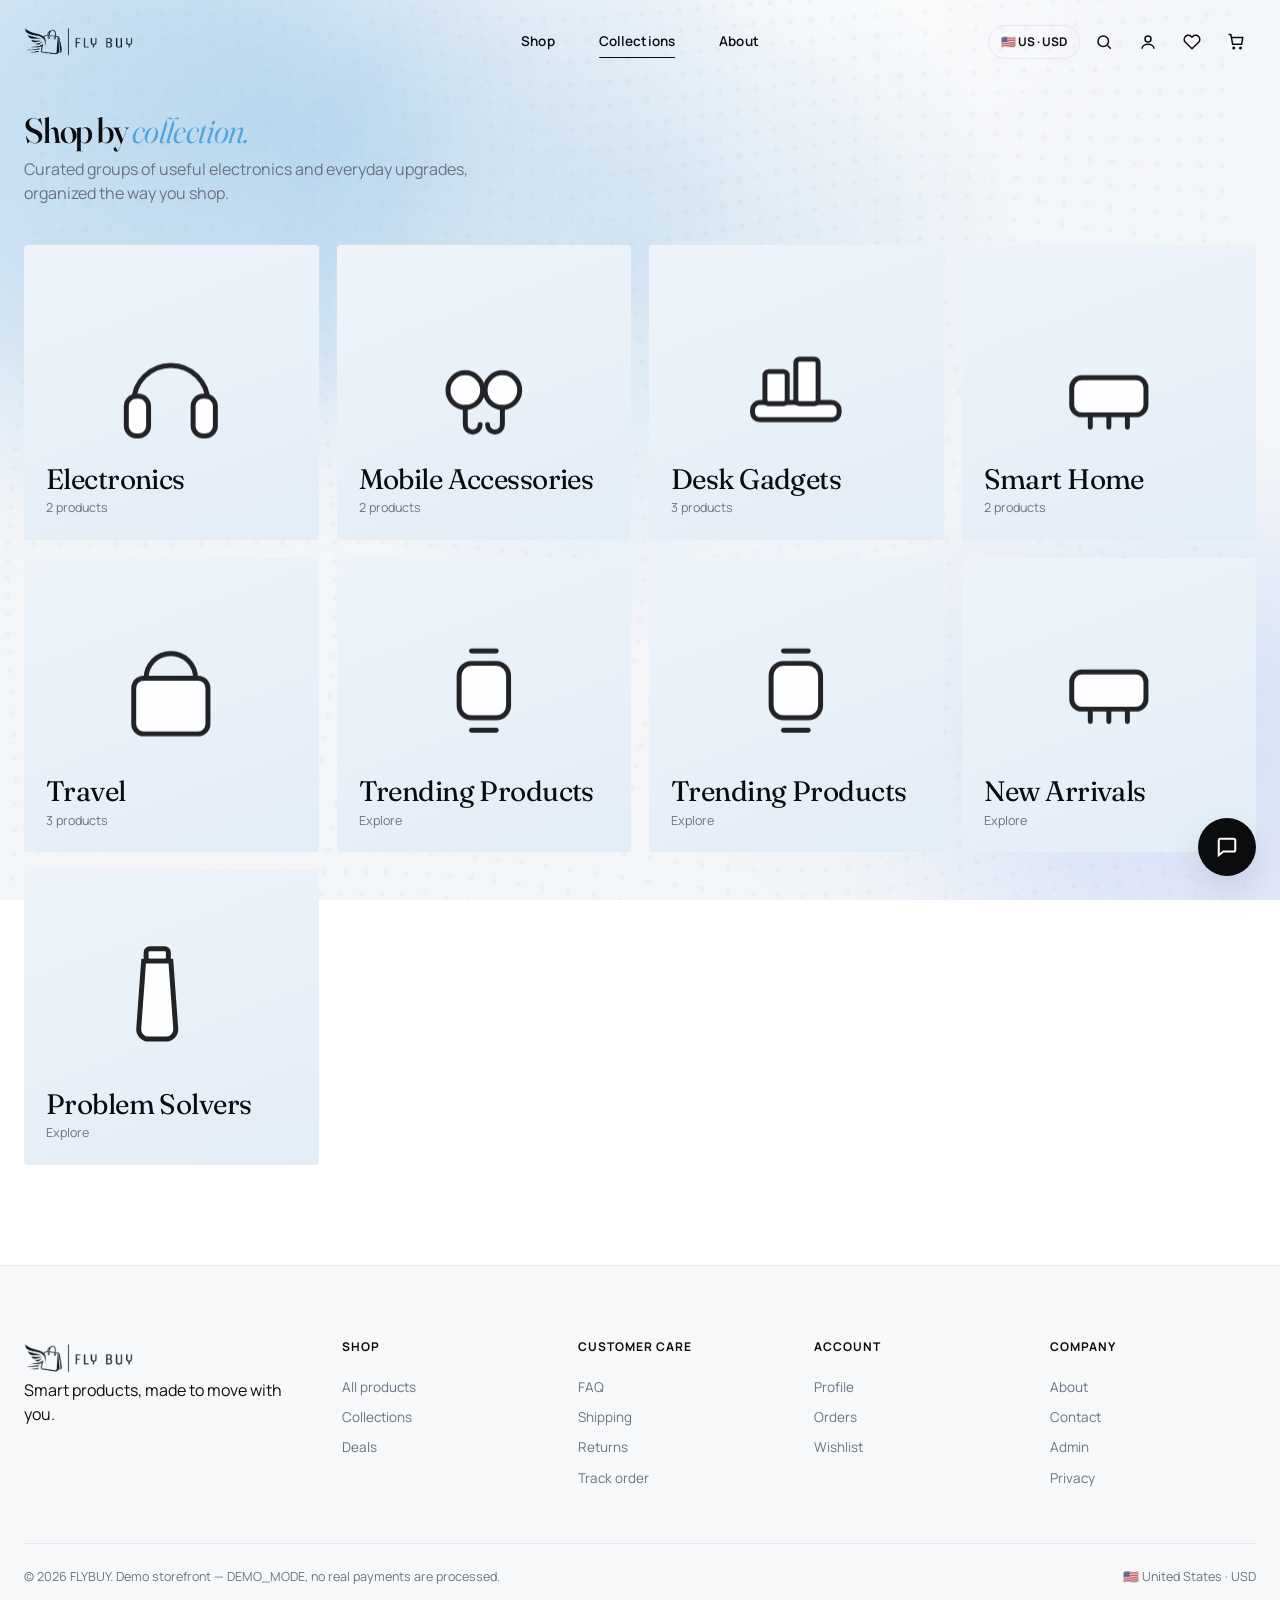
<file: collections.html>
<!doctype html><html lang="en"><head>
<meta charset="utf-8"><meta name="viewport" content="width=device-width, initial-scale=1">
<link rel="preconnect" href="https://fonts.googleapis.com"><link rel="preconnect" href="https://fonts.gstatic.com" crossorigin>
<link href="https://fonts.googleapis.com/css2?family=Fraunces:ital,opsz,wght@0,9..144,400..600;1,9..144,300..500&family=Manrope:wght@400;500;600;700;800&display=swap" rel="stylesheet">
<link rel="stylesheet" href="css/variables.css"><link rel="stylesheet" href="css/reset.css">
<link rel="stylesheet" href="css/global.css"><link rel="stylesheet" href="css/components.css">
<link rel="stylesheet" href="css/animations.css"><link rel="stylesheet" href="css/responsive.css"><link rel="stylesheet" href="css/bg.css">
<title>Collections | FLYBUY</title><meta name="description" content="Browse FLYBUY collections by category.">
</head><body>
<div id="toastHost"></div>
<header class="site-header" id="siteHeader"></header>
<nav class="mobile-nav" id="mobileNav"></nav>
<div class="overlay" id="overlay"></div>
<div class="drawer" id="cartDrawer" aria-label="Shopping cart"></div>
<main><div class="container">
  <div style="padding-top:30px"><h1 class="display" style="font-size:2.2rem">Shop by <em>collection.</em></h1>
  <p class="muted" style="max-width:460px;margin-top:10px">Curated groups of useful electronics and everyday upgrades, organized the way you shop.</p></div>
  <div class="cat-grid" id="collectionsGrid" style="margin:40px 0 100px"></div>
</div></main>
<footer class="site-footer" id="siteFooter"></footer>
<button class="chat-fab" id="chatFab" aria-label="Open FLYBUY Assist"><svg width="22" height="22" viewBox="0 0 24 24" fill="none" stroke="#fff" stroke-width="2.2"><path d="M21 15a2 2 0 0 1-2 2H8l-5 4V5a2 2 0 0 1 2-2h14a2 2 0 0 1 2 2z"/></svg></button>
<div class="chat-panel" id="chatPanel" role="dialog" aria-label="FLYBUY Assist"></div>
<script src="js/utils.js"></script><script src="js/products.js"></script>
<script src="js/cart.js"></script><script src="js/components.js"></script>
<script src="js/cursor.js"></script><script src="js/motion.js"></script>
<script src="js/pages.js"></script><script src="js/search.js"></script>
<script src="js/account.js"></script><script src="js/checkout.js"></script>
<script src="js/bg.js"></script>
<script>
  document.getElementById("collectionsGrid").innerHTML = CATEGORIES.map(function(c){ return categoryCard(c[0], c[1]); }).join("")
    + categoryCard("Trending Products","watch") + categoryCard("New Arrivals","hub") + categoryCard("Problem Solvers","flask");
</script>
</body></html>
</file>
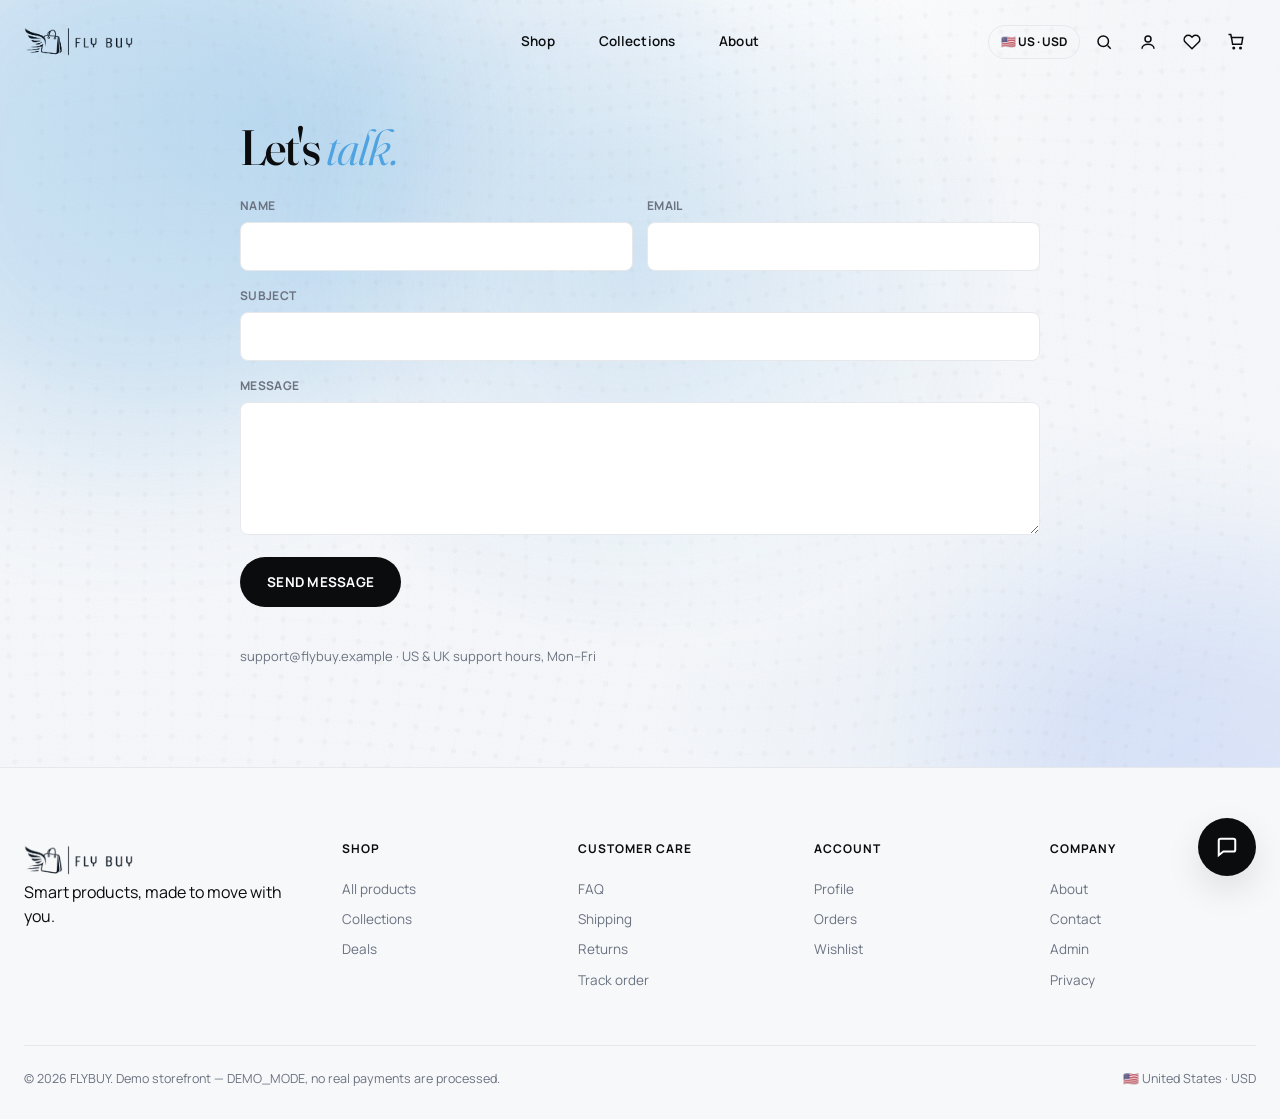
<file: contact.html>
<!doctype html><html lang="en"><head>
<meta charset="utf-8"><meta name="viewport" content="width=device-width, initial-scale=1">
<link rel="preconnect" href="https://fonts.googleapis.com"><link rel="preconnect" href="https://fonts.gstatic.com" crossorigin>
<link href="https://fonts.googleapis.com/css2?family=Fraunces:ital,opsz,wght@0,9..144,400..600;1,9..144,300..500&family=Manrope:wght@400;500;600;700;800&display=swap" rel="stylesheet">
<link rel="stylesheet" href="css/variables.css"><link rel="stylesheet" href="css/reset.css">
<link rel="stylesheet" href="css/global.css"><link rel="stylesheet" href="css/components.css">
<link rel="stylesheet" href="css/animations.css"><link rel="stylesheet" href="css/responsive.css"><link rel="stylesheet" href="css/bg.css">
<title>Contact | FLYBUY</title>
</head><body>
<div id="toastHost"></div>
<header class="site-header" id="siteHeader"></header>
<nav class="mobile-nav" id="mobileNav"></nav>
<div class="overlay" id="overlay"></div>
<div class="drawer" id="cartDrawer" aria-label="Shopping cart"></div>
<main><div class="container"><div class="simple-page">
  <h1 class="display">Let's <em>talk.</em></h1>
  <form onsubmit="event.preventDefault();document.getElementById('contactMsg').textContent='Thanks — we will reply within 1 business day.';this.reset();return false">
    <div class="field-row"><div class="field"><label>Name</label><input required name="name"></div><div class="field"><label>Email</label><input required type="email" name="email"></div></div>
    <div class="field"><label>Subject</label><input required name="subject"></div>
    <div class="field"><label>Message</label><textarea required name="message" rows="5"></textarea></div>
    <button class="btn btn-primary magnetic" style="width:auto" type="submit">SEND MESSAGE</button>
  </form>
  <div id="contactMsg" style="margin-top:14px;color:var(--color-blue);font-size:13px"></div>
  <p class="muted" style="margin-top:40px;font-size:13px">support@flybuy.example · US &amp; UK support hours, Mon–Fri</p>
</div></div></main>
<footer class="site-footer" id="siteFooter"></footer>
<button class="chat-fab" id="chatFab" aria-label="Open FLYBUY Assist"><svg width="22" height="22" viewBox="0 0 24 24" fill="none" stroke="#fff" stroke-width="2.2"><path d="M21 15a2 2 0 0 1-2 2H8l-5 4V5a2 2 0 0 1 2-2h14a2 2 0 0 1 2 2z"/></svg></button>
<div class="chat-panel" id="chatPanel" role="dialog" aria-label="FLYBUY Assist"></div>
<script src="js/utils.js"></script><script src="js/products.js"></script>
<script src="js/cart.js"></script><script src="js/components.js"></script>
<script src="js/cursor.js"></script><script src="js/motion.js"></script>
<script src="js/pages.js"></script><script src="js/search.js"></script>
<script src="js/account.js"></script><script src="js/checkout.js"></script><script src="js/bg.js"></script>
<script>window.PAGE='contact';</script>
</body></html>
</file>
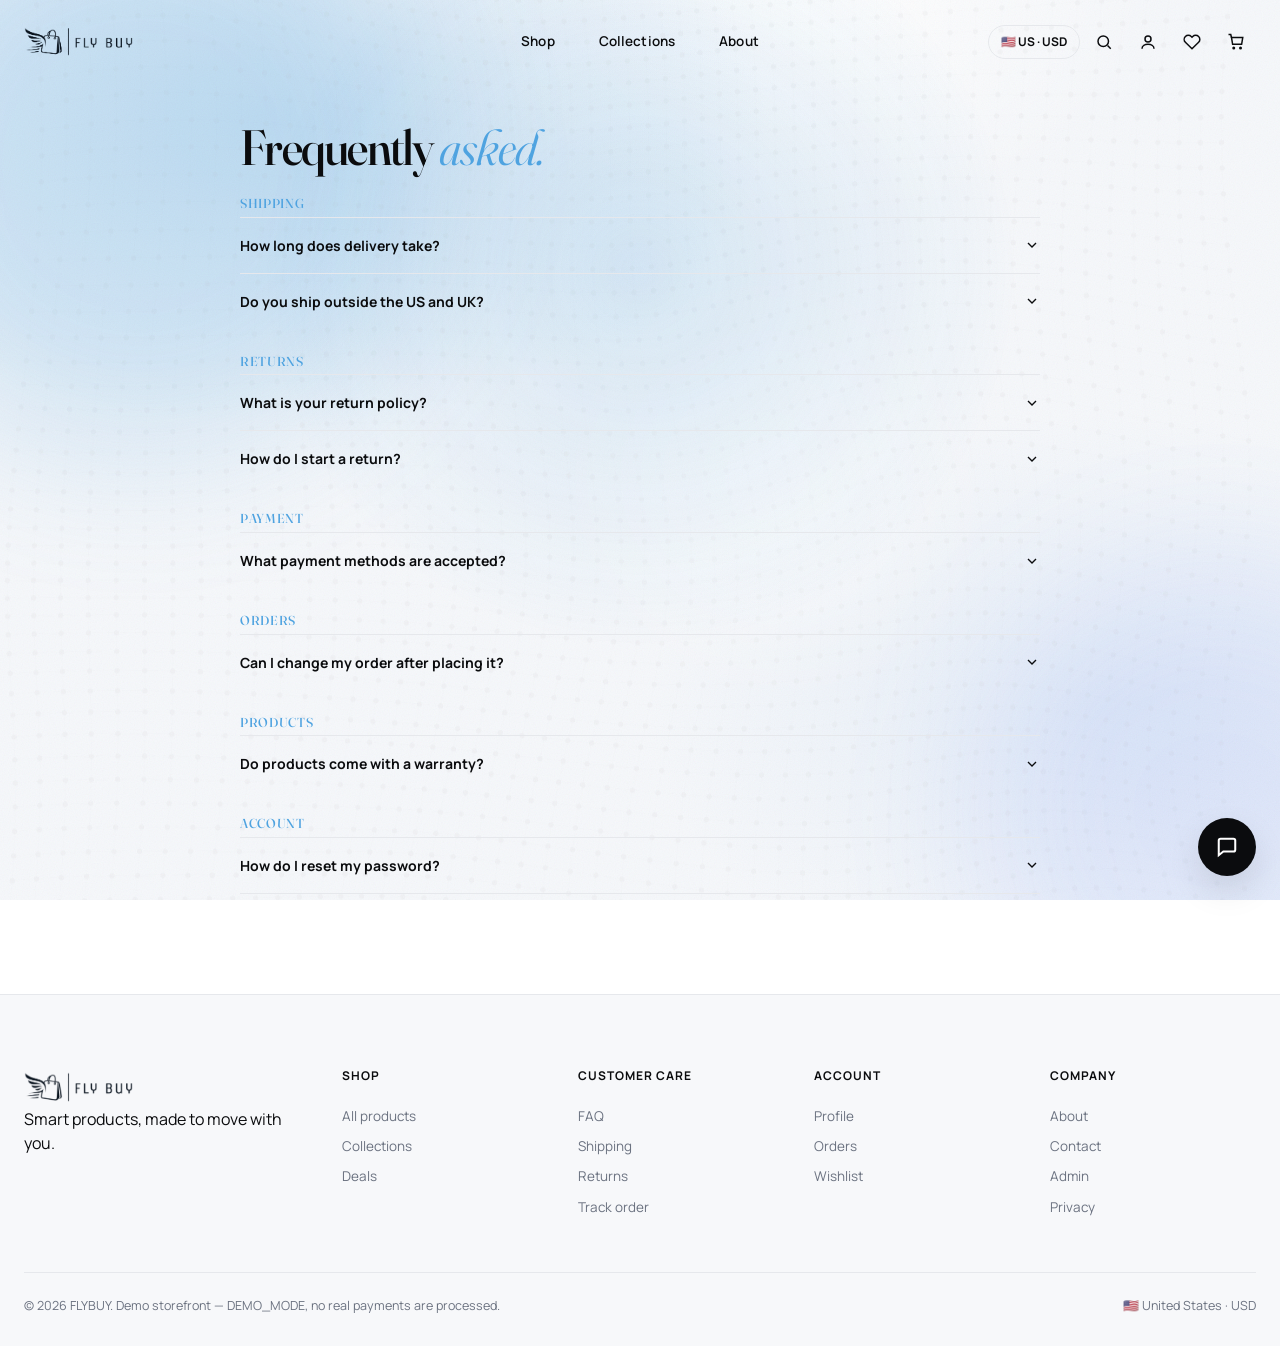
<file: faq.html>
<!doctype html><html lang="en"><head>
<meta charset="utf-8"><meta name="viewport" content="width=device-width, initial-scale=1">
<link rel="preconnect" href="https://fonts.googleapis.com"><link rel="preconnect" href="https://fonts.gstatic.com" crossorigin>
<link href="https://fonts.googleapis.com/css2?family=Fraunces:ital,opsz,wght@0,9..144,400..600;1,9..144,300..500&family=Manrope:wght@400;500;600;700;800&display=swap" rel="stylesheet">
<link rel="stylesheet" href="css/variables.css"><link rel="stylesheet" href="css/reset.css">
<link rel="stylesheet" href="css/global.css"><link rel="stylesheet" href="css/components.css">
<link rel="stylesheet" href="css/animations.css"><link rel="stylesheet" href="css/responsive.css"><link rel="stylesheet" href="css/bg.css">
<title>FAQ | FLYBUY</title>
</head><body>
<div id="toastHost"></div>
<header class="site-header" id="siteHeader"></header>
<nav class="mobile-nav" id="mobileNav"></nav>
<div class="overlay" id="overlay"></div>
<div class="drawer" id="cartDrawer" aria-label="Shopping cart"></div>
<main><div class="container"><div class="simple-page">
  <h1 class="display">Frequently <em>asked.</em></h1>
  <div id="faqRoot"></div>
</div></div></main>
<footer class="site-footer" id="siteFooter"></footer>
<button class="chat-fab" id="chatFab" aria-label="Open FLYBUY Assist"><svg width="22" height="22" viewBox="0 0 24 24" fill="none" stroke="#fff" stroke-width="2.2"><path d="M21 15a2 2 0 0 1-2 2H8l-5 4V5a2 2 0 0 1 2-2h14a2 2 0 0 1 2 2z"/></svg></button>
<div class="chat-panel" id="chatPanel" role="dialog" aria-label="FLYBUY Assist"></div>
<script src="js/utils.js"></script><script src="js/products.js"></script>
<script src="js/cart.js"></script><script src="js/components.js"></script>
<script src="js/cursor.js"></script><script src="js/motion.js"></script>
<script src="js/pages.js"></script><script src="js/search.js"></script>
<script src="js/account.js"></script><script src="js/checkout.js"></script><script src="js/bg.js"></script>
<script>
  const groups = {};
  FAQS.forEach(function(f){ (groups[f[0]] = groups[f[0]] || []).push([f[1], f[2]]); });
  document.getElementById('faqRoot').innerHTML = Object.entries(groups).map(function(g){
    return '<h3 style="margin:26px 0 6px;color:var(--color-blue);font-size:13px;text-transform:uppercase;letter-spacing:.05em">' + g[0] + '</h3>'
      + g[1].map(function(qa){
        return '<div class="accordion-item"><button class="accordion-head" onclick="this.parentElement.classList.toggle(\'open\')">' + qa[0]
          + '<svg class="chev" width="16" height="16" viewBox="0 0 24 24" fill="none" stroke="currentColor" stroke-width="2"><path d="m6 9 6 6 6-6"/></svg></button>'
          + '<div class="accordion-body">' + qa[1] + '</div></div>';
      }).join('');
  }).join('');
</script>
</body></html>
</file>
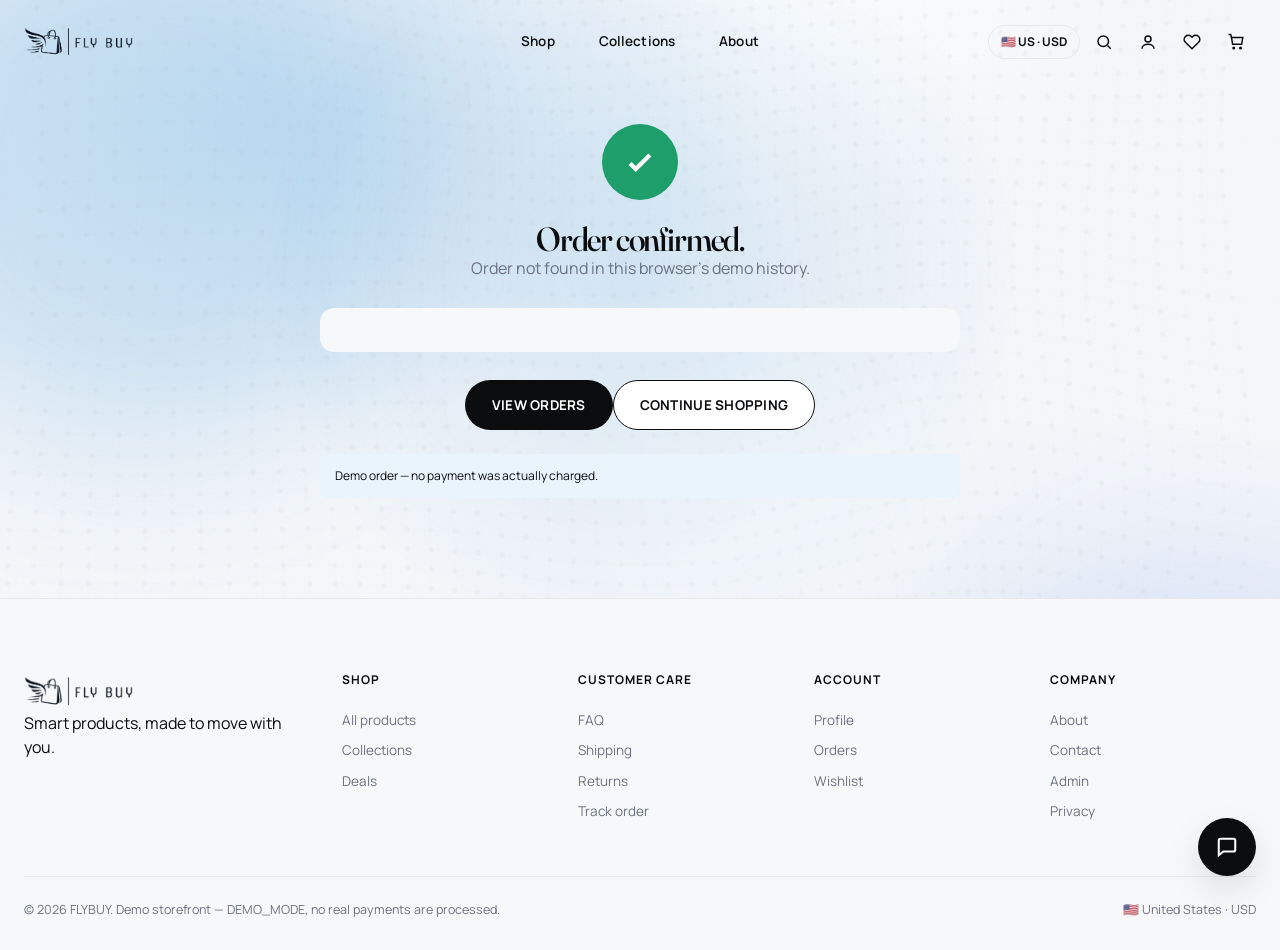
<file: order-confirmation.html>
<!doctype html><html lang="en"><head>
<meta charset="utf-8"><meta name="viewport" content="width=device-width, initial-scale=1">
<link rel="preconnect" href="https://fonts.googleapis.com"><link rel="preconnect" href="https://fonts.gstatic.com" crossorigin>
<link href="https://fonts.googleapis.com/css2?family=Fraunces:ital,opsz,wght@0,9..144,400..600;1,9..144,300..500&family=Manrope:wght@400;500;600;700;800&display=swap" rel="stylesheet">
<link rel="stylesheet" href="css/variables.css"><link rel="stylesheet" href="css/reset.css">
<link rel="stylesheet" href="css/global.css"><link rel="stylesheet" href="css/components.css">
<link rel="stylesheet" href="css/animations.css"><link rel="stylesheet" href="css/responsive.css"><link rel="stylesheet" href="css/bg.css">
<title>Order confirmed | FLYBUY</title>
</head><body>
<div id="toastHost"></div>
<header class="site-header" id="siteHeader"></header>
<nav class="mobile-nav" id="mobileNav"></nav>
<div class="overlay" id="overlay"></div>
<div class="drawer" id="cartDrawer" aria-label="Shopping cart"></div>
<main><div class="container"><div class="confirm">
  <div class="check"><svg width="34" height="34" viewBox="0 0 24 24" fill="none" stroke="#fff" stroke-width="3"><path d="m5 13 4 4L19 7"/></svg></div>
  <h1 class="display" style="font-size:2.1rem">Order confirmed.</h1>
  <p class="muted" id="confirmSub"></p>
  <div class="order-box" id="confirmBox"></div>
  <div class="cta-row" style="justify-content:center"><a class="btn btn-primary magnetic" style="width:auto" href="account.html?tab=orders">VIEW ORDERS</a><a class="btn btn-outline magnetic" style="width:auto" href="shop.html">CONTINUE SHOPPING</a></div>
  <div class="notice-box" style="margin-top:24px;text-align:left">Demo order — no payment was actually charged.</div>
</div></div></main>
<footer class="site-footer" id="siteFooter"></footer>
<button class="chat-fab" id="chatFab" aria-label="Open FLYBUY Assist"><svg width="22" height="22" viewBox="0 0 24 24" fill="none" stroke="#fff" stroke-width="2.2"><path d="M21 15a2 2 0 0 1-2 2H8l-5 4V5a2 2 0 0 1 2-2h14a2 2 0 0 1 2 2z"/></svg></button>
<div class="chat-panel" id="chatPanel" role="dialog" aria-label="FLYBUY Assist"></div>
<script src="js/utils.js"></script><script src="js/products.js"></script>
<script src="js/cart.js"></script><script src="js/components.js"></script>
<script src="js/cursor.js"></script><script src="js/motion.js"></script>
<script src="js/pages.js"></script><script src="js/search.js"></script>
<script src="js/account.js"></script><script src="js/checkout.js"></script><script src="js/bg.js"></script>
<script>
  const o = STATE.orders.find(x => x.id === qs('order'));
  if (o) {
    document.getElementById('confirmSub').textContent = 'A confirmation would normally be emailed to ' + o.email + '.';
    document.getElementById('confirmBox').innerHTML = '<div class="co-line"><span>Order number</span><span>' + o.id + '</span></div>'
      + o.items.map(i => '<div class="co-line"><span>' + i.name + ' × ' + i.qty + '</span><span>' + fmtPrice(i.price * i.qty) + '</span></div>').join('')
      + '<div class="co-line total"><span>Total</span><span>' + fmtPrice(o.totals.total) + '</span></div>';
  } else {
    document.getElementById('confirmSub').textContent = 'Order not found in this browser\'s demo history.';
  }
</script>
</body></html>
</file>
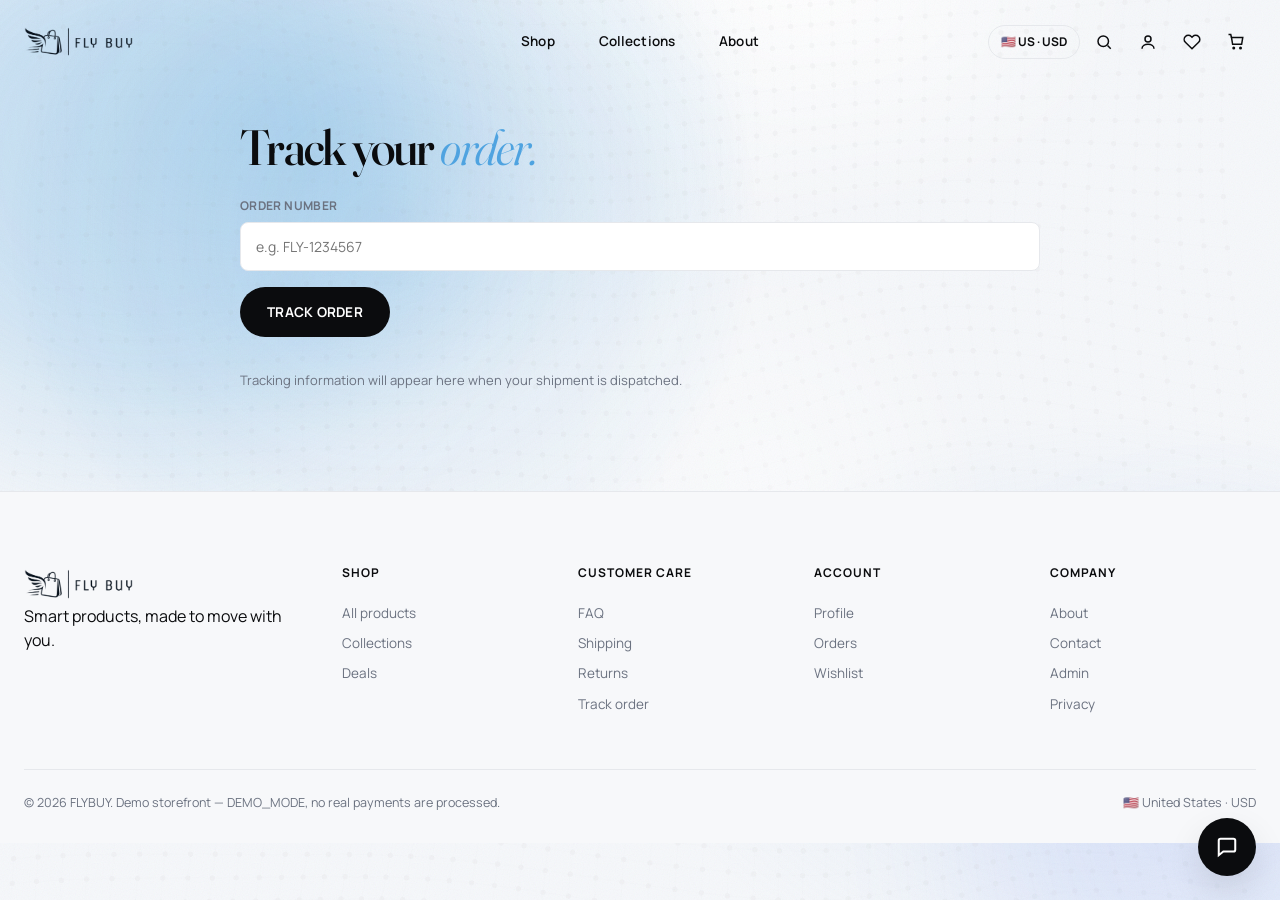
<file: order-tracking.html>
<!doctype html><html lang="en"><head>
<meta charset="utf-8"><meta name="viewport" content="width=device-width, initial-scale=1">
<link rel="preconnect" href="https://fonts.googleapis.com"><link rel="preconnect" href="https://fonts.gstatic.com" crossorigin>
<link href="https://fonts.googleapis.com/css2?family=Fraunces:ital,opsz,wght@0,9..144,400..600;1,9..144,300..500&family=Manrope:wght@400;500;600;700;800&display=swap" rel="stylesheet">
<link rel="stylesheet" href="css/variables.css"><link rel="stylesheet" href="css/reset.css">
<link rel="stylesheet" href="css/global.css"><link rel="stylesheet" href="css/components.css">
<link rel="stylesheet" href="css/animations.css"><link rel="stylesheet" href="css/responsive.css"><link rel="stylesheet" href="css/bg.css">
<title>Track your order | FLYBUY</title>
</head><body>
<div id="toastHost"></div>
<header class="site-header" id="siteHeader"></header>
<nav class="mobile-nav" id="mobileNav"></nav>
<div class="overlay" id="overlay"></div>
<div class="drawer" id="cartDrawer" aria-label="Shopping cart"></div>
<main><div class="container"><div class="simple-page">
  <h1 class="display">Track your <em>order.</em></h1>
  <form onsubmit="return doTrack(event)">
    <div class="field"><label>Order number</label><input required id="trackId" placeholder="e.g. FLY-1234567"></div>
    <button class="btn btn-primary magnetic" style="width:auto" type="submit">TRACK ORDER</button>
  </form>
  <div id="trackResult" style="margin-top:34px"></div>
  <p class="muted" style="margin-top:30px;font-size:13px">Tracking information will appear here when your shipment is dispatched.</p>
</div></div></main>
<footer class="site-footer" id="siteFooter"></footer>
<button class="chat-fab" id="chatFab" aria-label="Open FLYBUY Assist"><svg width="22" height="22" viewBox="0 0 24 24" fill="none" stroke="#fff" stroke-width="2.2"><path d="M21 15a2 2 0 0 1-2 2H8l-5 4V5a2 2 0 0 1 2-2h14a2 2 0 0 1 2 2z"/></svg></button>
<div class="chat-panel" id="chatPanel" role="dialog" aria-label="FLYBUY Assist"></div>
<script src="js/utils.js"></script><script src="js/products.js"></script>
<script src="js/cart.js"></script><script src="js/components.js"></script>
<script src="js/cursor.js"></script><script src="js/motion.js"></script>
<script src="js/pages.js"></script><script src="js/search.js"></script>
<script src="js/account.js"></script><script src="js/checkout.js"></script><script src="js/bg.js"></script>
<script>window.PAGE='tracking';</script>
<script src="js/app.js"></script>
</body></html>
</file>
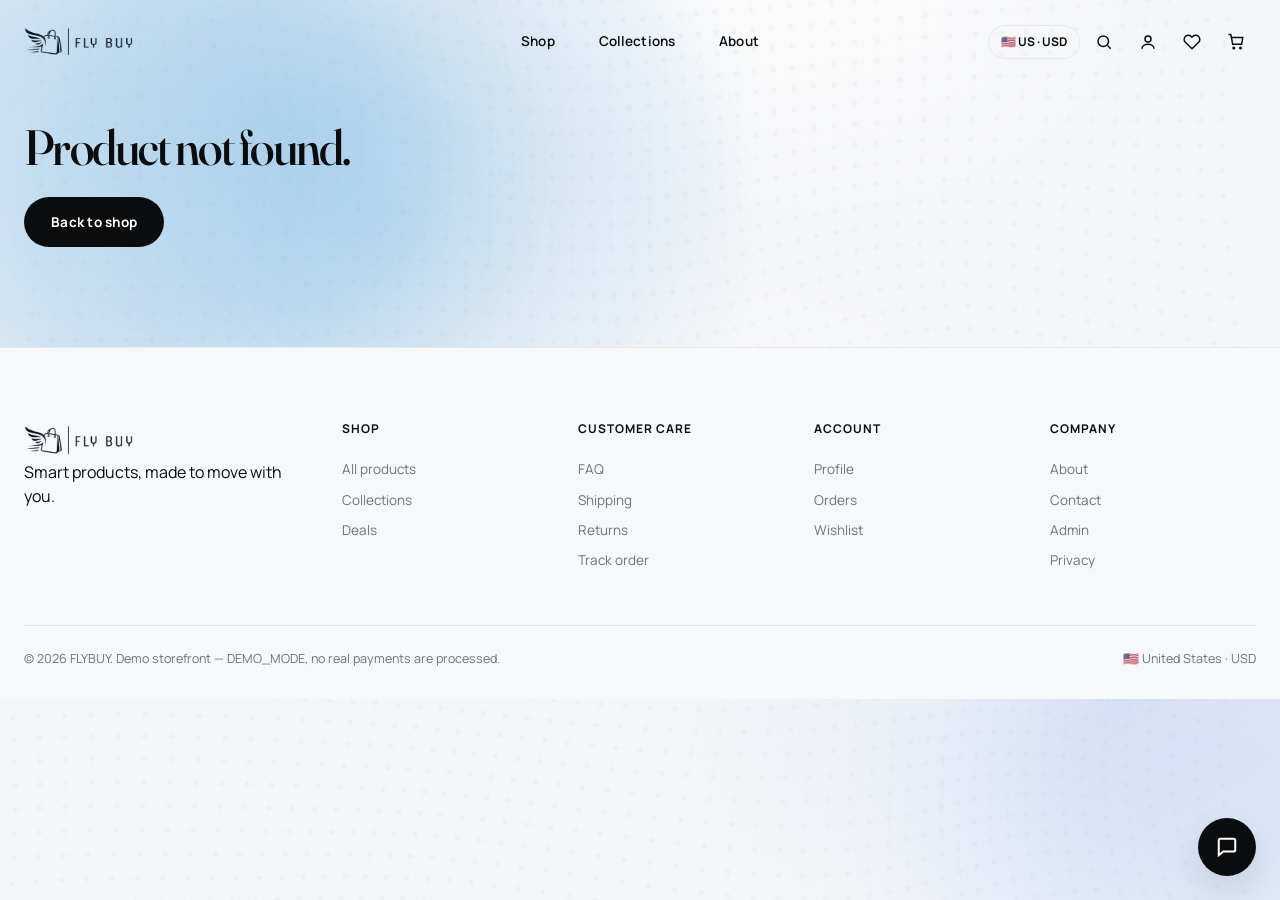
<file: product.html>
<!doctype html><html lang="en"><head>
<meta charset="utf-8"><meta name="viewport" content="width=device-width, initial-scale=1">
<link rel="preconnect" href="https://fonts.googleapis.com"><link rel="preconnect" href="https://fonts.gstatic.com" crossorigin>
<link href="https://fonts.googleapis.com/css2?family=Fraunces:ital,opsz,wght@0,9..144,400..600;1,9..144,300..500&family=Manrope:wght@400;500;600;700;800&display=swap" rel="stylesheet">
<link rel="stylesheet" href="css/variables.css"><link rel="stylesheet" href="css/reset.css">
<link rel="stylesheet" href="css/global.css"><link rel="stylesheet" href="css/components.css">
<link rel="stylesheet" href="css/animations.css"><link rel="stylesheet" href="css/responsive.css"><link rel="stylesheet" href="css/bg.css">
<title>Product | FLYBUY</title>
</head><body>
<div id="toastHost"></div>
<header class="site-header" id="siteHeader"></header>
<nav class="mobile-nav" id="mobileNav"></nav>
<div class="overlay" id="overlay"></div>
<div class="drawer" id="cartDrawer" aria-label="Shopping cart"></div>
<main><div class="container"><div class="simple-page" style="max-width:1300px" id="pdpRoot"></div></div></main>
<footer class="site-footer" id="siteFooter"></footer>
<button class="chat-fab" id="chatFab" aria-label="Open FLYBUY Assist"><svg width="22" height="22" viewBox="0 0 24 24" fill="none" stroke="#fff" stroke-width="2.2"><path d="M21 15a2 2 0 0 1-2 2H8l-5 4V5a2 2 0 0 1 2-2h14a2 2 0 0 1 2 2z"/></svg></button>
<div class="chat-panel" id="chatPanel" role="dialog" aria-label="FLYBUY Assist"></div>
<script src="js/utils.js"></script><script src="js/products.js"></script>
<script src="js/cart.js"></script><script src="js/components.js"></script>
<script src="js/cursor.js"></script><script src="js/motion.js"></script>
<script src="js/pages.js"></script><script src="js/search.js"></script>
<script src="js/account.js"></script><script src="js/checkout.js"></script><script src="js/bg.js"></script>
<script>window.PAGE='product';</script>
<script src="js/app.js"></script>
</body></html>
</file>
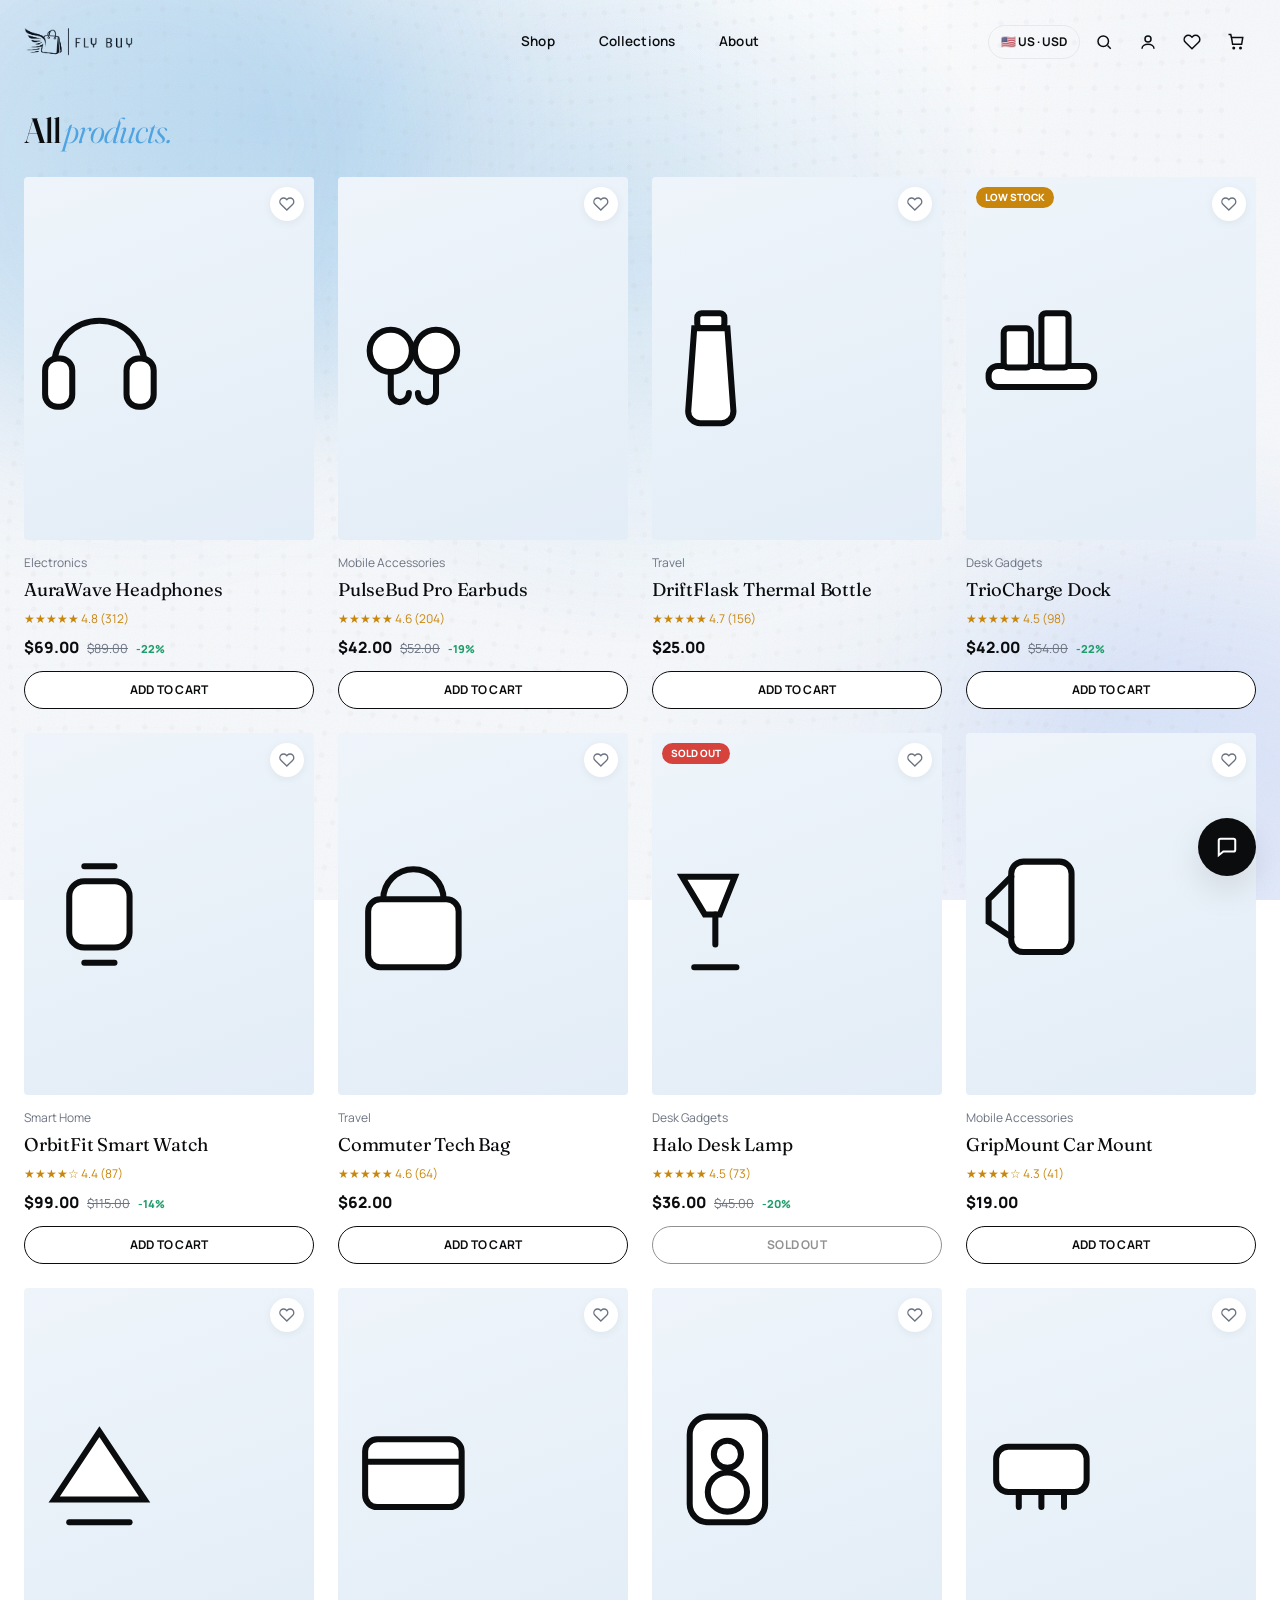
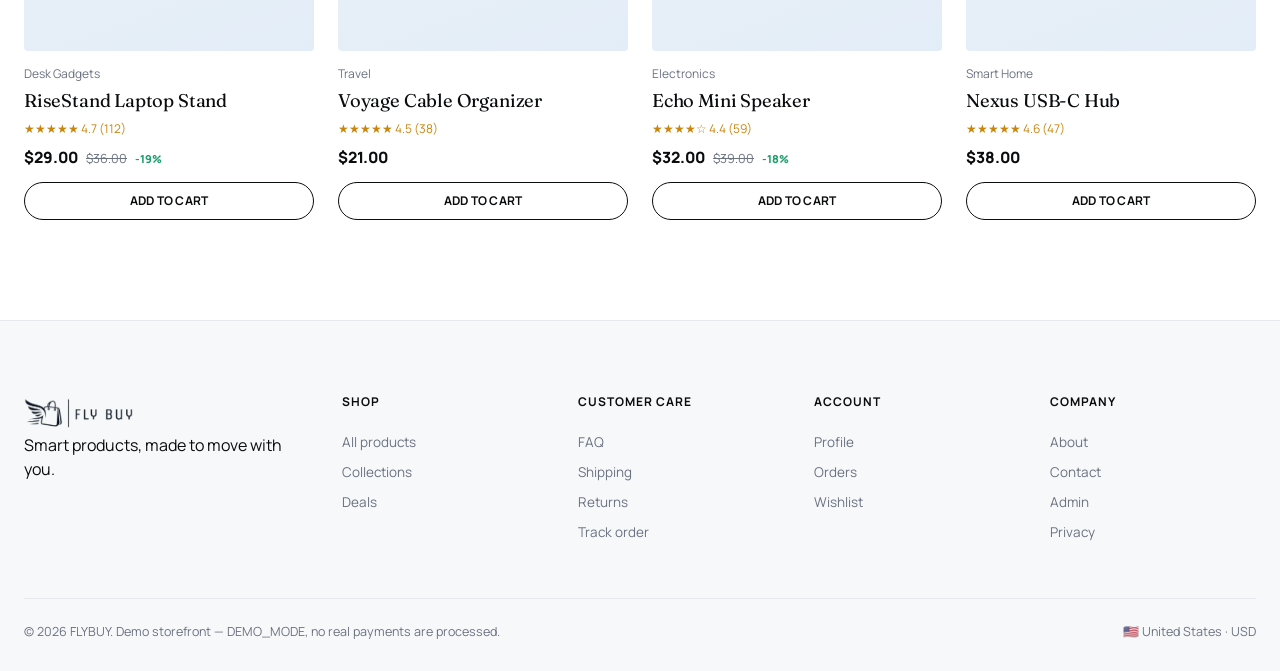
<file: products.html>
<!doctype html><html lang="en"><head>
<meta charset="utf-8"><meta name="viewport" content="width=device-width, initial-scale=1">
<link rel="preconnect" href="https://fonts.googleapis.com"><link rel="preconnect" href="https://fonts.gstatic.com" crossorigin>
<link href="https://fonts.googleapis.com/css2?family=Fraunces:ital,opsz,wght@0,9..144,400..600;1,9..144,300..500&family=Manrope:wght@400;500;600;700;800&display=swap" rel="stylesheet">
<link rel="stylesheet" href="css/variables.css"><link rel="stylesheet" href="css/reset.css">
<link rel="stylesheet" href="css/global.css"><link rel="stylesheet" href="css/components.css">
<link rel="stylesheet" href="css/animations.css"><link rel="stylesheet" href="css/responsive.css"><link rel="stylesheet" href="css/bg.css">
<title>All Products | FLYBUY</title><meta name="description" content="The full FLYBUY product catalog.">
</head><body>
<div id="toastHost"></div>
<header class="site-header" id="siteHeader"></header>
<nav class="mobile-nav" id="mobileNav"></nav>
<div class="overlay" id="overlay"></div>
<div class="drawer" id="cartDrawer" aria-label="Shopping cart"></div>
<main><div class="container">
  <div style="padding-top:30px"><h1 class="display" style="font-size:2.2rem">All <em>products.</em></h1></div>
  <div class="prod-grid" id="allProductsGrid" style="margin:30px 0 100px"></div>
</div></main>
<footer class="site-footer" id="siteFooter"></footer>
<button class="chat-fab" id="chatFab" aria-label="Open FLYBUY Assist"><svg width="22" height="22" viewBox="0 0 24 24" fill="none" stroke="#fff" stroke-width="2.2"><path d="M21 15a2 2 0 0 1-2 2H8l-5 4V5a2 2 0 0 1 2-2h14a2 2 0 0 1 2 2z"/></svg></button>
<div class="chat-panel" id="chatPanel" role="dialog" aria-label="FLYBUY Assist"></div>
<script src="js/utils.js"></script><script src="js/products.js"></script>
<script src="js/cart.js"></script><script src="js/components.js"></script>
<script src="js/cursor.js"></script><script src="js/motion.js"></script>
<script src="js/pages.js"></script><script src="js/search.js"></script>
<script src="js/account.js"></script><script src="js/checkout.js"></script>
<script src="js/bg.js"></script>
<script>document.getElementById("allProductsGrid").innerHTML = PRODUCTS.map(productCard).join("");</script>
</body></html>
</file>
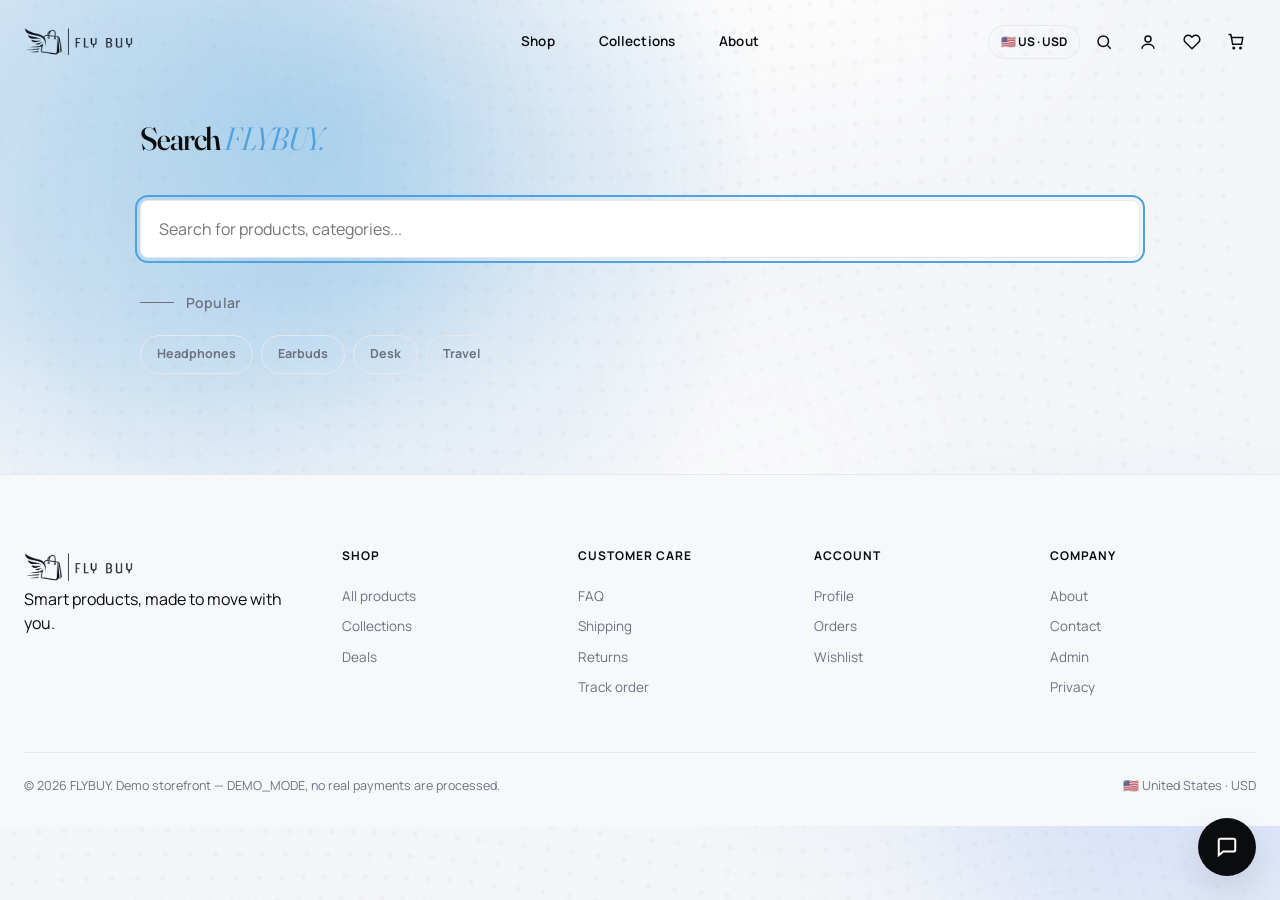
<file: search.html>
<!doctype html><html lang="en"><head>
<meta charset="utf-8"><meta name="viewport" content="width=device-width, initial-scale=1">
<link rel="preconnect" href="https://fonts.googleapis.com"><link rel="preconnect" href="https://fonts.gstatic.com" crossorigin>
<link href="https://fonts.googleapis.com/css2?family=Fraunces:ital,opsz,wght@0,9..144,400..600;1,9..144,300..500&family=Manrope:wght@400;500;600;700;800&display=swap" rel="stylesheet">
<link rel="stylesheet" href="css/variables.css"><link rel="stylesheet" href="css/reset.css">
<link rel="stylesheet" href="css/global.css"><link rel="stylesheet" href="css/components.css">
<link rel="stylesheet" href="css/animations.css"><link rel="stylesheet" href="css/responsive.css"><link rel="stylesheet" href="css/bg.css">
<title>Search | FLYBUY</title>
</head><body>
<div id="toastHost"></div>
<header class="site-header" id="siteHeader"></header>
<nav class="mobile-nav" id="mobileNav"></nav>
<div class="overlay" id="overlay"></div>
<div class="drawer" id="cartDrawer" aria-label="Shopping cart"></div>
<main><div class="container"><div class="simple-page" style="max-width:1000px">
  <h1 class="display" style="font-size:2rem">Search <em>FLYBUY.</em></h1>
  <input class="search-input" id="searchInput" style="width:100%;margin:20px 0 34px;padding:16px 18px;font-size:16px" placeholder="Search for products, categories...">
  <div id="searchResults"></div>
</div></div></main>
<footer class="site-footer" id="siteFooter"></footer>
<button class="chat-fab" id="chatFab" aria-label="Open FLYBUY Assist"><svg width="22" height="22" viewBox="0 0 24 24" fill="none" stroke="#fff" stroke-width="2.2"><path d="M21 15a2 2 0 0 1-2 2H8l-5 4V5a2 2 0 0 1 2-2h14a2 2 0 0 1 2 2z"/></svg></button>
<div class="chat-panel" id="chatPanel" role="dialog" aria-label="FLYBUY Assist"></div>
<script src="js/utils.js"></script><script src="js/products.js"></script>
<script src="js/cart.js"></script><script src="js/components.js"></script>
<script src="js/cursor.js"></script><script src="js/motion.js"></script>
<script src="js/pages.js"></script><script src="js/search.js"></script>
<script src="js/account.js"></script><script src="js/checkout.js"></script><script src="js/bg.js"></script>
<script>window.PAGE='search';</script>
<script src="js/app.js"></script>
</body></html>
</file>
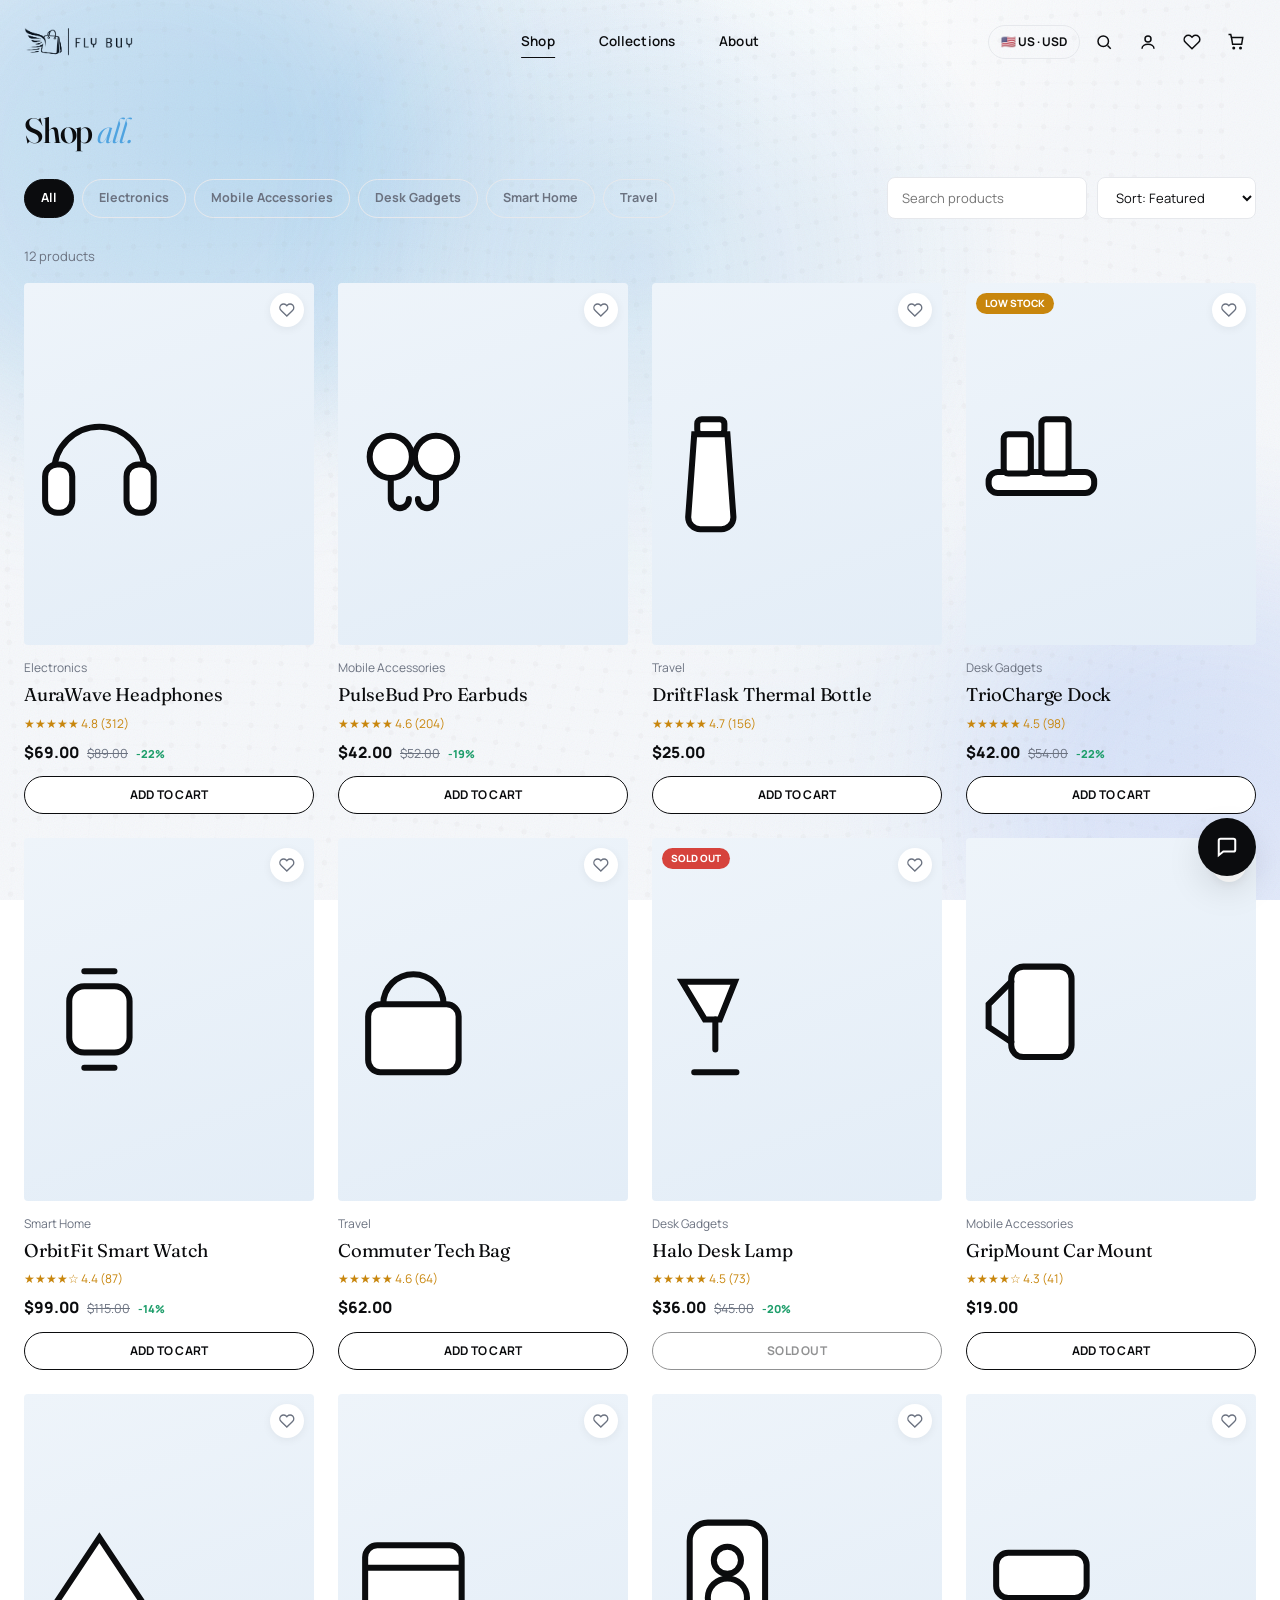
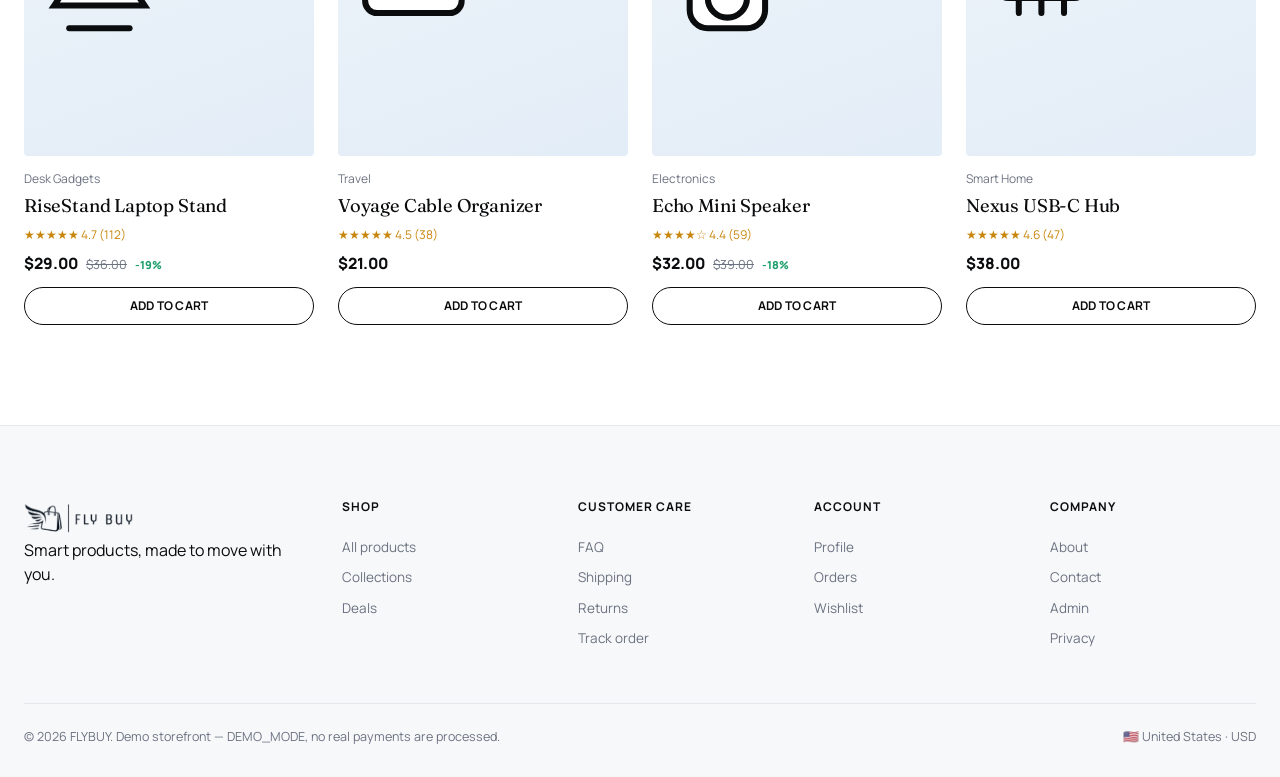
<file: shop.html>
<!doctype html><html lang="en"><head>
<meta charset="utf-8"><meta name="viewport" content="width=device-width, initial-scale=1">
<link rel="preconnect" href="https://fonts.googleapis.com"><link rel="preconnect" href="https://fonts.gstatic.com" crossorigin>
<link href="https://fonts.googleapis.com/css2?family=Fraunces:ital,opsz,wght@0,9..144,400..600;1,9..144,300..500&family=Manrope:wght@400;500;600;700;800&display=swap" rel="stylesheet">
<link rel="stylesheet" href="css/variables.css"><link rel="stylesheet" href="css/reset.css">
<link rel="stylesheet" href="css/global.css"><link rel="stylesheet" href="css/components.css">
<link rel="stylesheet" href="css/animations.css"><link rel="stylesheet" href="css/responsive.css"><link rel="stylesheet" href="css/bg.css">
<title>Shop | FLYBUY</title><meta name="description" content="Browse all FLYBUY electronics and everyday upgrades.">
</head><body>
<div id="toastHost"></div>
<header class="site-header" id="siteHeader"></header>
<nav class="mobile-nav" id="mobileNav"></nav>
<div class="overlay" id="overlay"></div>
<div class="drawer" id="cartDrawer" aria-label="Shopping cart"></div>
<main><div class="container">
  <div style="padding-top:30px"><h1 class="display" style="font-size:2.2rem">Shop <em>all.</em></h1></div>
  <div class="shop-toolbar">
    <div class="tabs" id="shopTabs"></div>
    <div class="toolbar-right">
      <input class="search-input" id="shopSearch" placeholder="Search products" oninput="shopSearchInput(this.value)">
      <select class="select" id="shopSort" onchange="shopSortChange(this.value)">
        <option value="">Sort: Featured</option><option value="new">Newest</option><option value="price-asc">Price: Low to high</option>
        <option value="price-desc">Price: High to low</option><option value="best-selling">Best selling</option>
      </select>
    </div>
  </div>
  <p class="result-count" id="resultCount"></p>
  <div class="prod-grid" id="shopGrid" style="padding-bottom:100px"></div>
</div></main>
<footer class="site-footer" id="siteFooter"></footer>
<button class="chat-fab" id="chatFab" aria-label="Open FLYBUY Assist"><svg width="22" height="22" viewBox="0 0 24 24" fill="none" stroke="#fff" stroke-width="2.2"><path d="M21 15a2 2 0 0 1-2 2H8l-5 4V5a2 2 0 0 1 2-2h14a2 2 0 0 1 2 2z"/></svg></button>
<div class="chat-panel" id="chatPanel" role="dialog" aria-label="FLYBUY Assist"></div>
<script src="js/utils.js"></script><script src="js/products.js"></script>
<script src="js/cart.js"></script><script src="js/components.js"></script>
<script src="js/cursor.js"></script><script src="js/motion.js"></script>
<script src="js/pages.js"></script><script src="js/search.js"></script>
<script src="js/account.js"></script><script src="js/checkout.js"></script><script src="js/bg.js"></script>
<script>window.PAGE='shop';</script>
<script src="js/app.js"></script>
</body></html>
</file>
<file: css/variables.css>
:root{
  --color-white:#FFFFFF;
  --color-offwhite:#F7F8FA;
  --color-black:#0B0C0E;
  --color-blue:#4FA3E0;
  --color-blue-soft:#EAF4FC;
  --color-border:#E6E8EC;
  --color-muted:#6B7280;
  --color-success:#1E9E6B;
  --color-warn:#C8860D;
  --color-danger:#D6433C;
  --color-background:var(--color-white);

  --radius-sm:8px; --radius-md:14px; --radius-lg:22px; --radius-pill:999px;
  --shadow-sm:0 2px 10px rgba(11,12,14,.06);
  --shadow-md:0 14px 34px rgba(11,12,14,.10);
  --ease:cubic-bezier(.22,1,.36,1);
  --container:1360px;
}
</file>
<file: css/global.css>
body{
  font-family:'Manrope',-apple-system,Segoe UI,Roboto,sans-serif;
  background:var(--color-background); color:var(--color-black);
  -webkit-font-smoothing:antialiased; line-height:1.5;
}
.container{max-width:var(--container);margin:0 auto;padding:0 24px;}
h1,h2,h3{font-family:'Fraunces','Manrope',sans-serif;font-weight:500;letter-spacing:-0.025em;line-height:1.05;font-variation-settings:'opsz' 96;}
.display{font-family:'Fraunces','Manrope',sans-serif;font-weight:500;letter-spacing:-0.035em;line-height:.95;font-variation-settings:'opsz' 144;}
.display em{font-style:italic;color:var(--color-blue);font-weight:350;letter-spacing:-0.02em;}
.eyebrow{font-size:14px;font-weight:600;letter-spacing:.01em;color:var(--color-muted);margin-bottom:22px;display:flex;align-items:center;gap:12px;}
.eyebrow::before{content:'';width:34px;height:1px;background:currentColor;}
.muted{color:var(--color-muted);}
:focus-visible{outline:2px solid var(--color-blue);outline-offset:3px;}
section{padding:clamp(72px,11vw,160px) 0;}
.section-head{display:flex;justify-content:space-between;align-items:flex-end;gap:20px;flex-wrap:wrap;margin-bottom:44px;}
.section-head h2{font-size:clamp(1.8rem,4vw,2.8rem);}
.section-head p{max-width:360px;color:var(--color-muted);}
.link-more{font-size:13px;font-weight:700;color:var(--color-blue);text-decoration:underline;text-underline-offset:3px;}
main{padding-top:84px;}

html{scroll-behavior:auto;}
body{overflow-x:hidden;overflow-x:clip;}
body.home main{padding-top:0;}
.hide{display:none!important;}
</file>
<file: css/components.css>
/* ===== Buttons ===== */
.btn{display:inline-flex;align-items:center;justify-content:center;gap:8px;padding:14px 26px;border-radius:var(--radius-pill);
  font-weight:700;font-size:13.5px;letter-spacing:.02em;transition:transform .25s var(--ease),box-shadow .25s var(--ease),background .25s var(--ease),color .25s var(--ease);
  border:1px solid transparent;}
.btn:hover{transform:translateY(-2px);}
.btn:active{transform:translateY(0) scale(.98);}
.btn-primary{background:var(--color-black);color:var(--color-white);}
.btn-primary:hover{background:var(--color-blue);}
.btn-outline{border-color:var(--color-black);color:var(--color-black);background:var(--color-white);}
.btn-outline:hover{border-color:var(--color-blue);color:var(--color-blue);}
.btn-sm{padding:9px 16px;font-size:12px;}
.btn-block{width:100%;}
.btn:disabled{opacity:.45;pointer-events:none;}

/* ===== Header ===== */
header.site-header{position:fixed;inset:0 0 auto 0;z-index:80;height:84px;display:flex;align-items:center;
  background:transparent;border-bottom:1px solid transparent;transition:background .4s var(--ease),border-color .4s var(--ease),box-shadow .4s var(--ease);}
header.site-header.scrolled{background:rgba(247,248,250,.78);backdrop-filter:blur(18px) saturate(1.4);border-color:var(--color-border);height:68px;}
header.site-header.on-dark:not(.scrolled),header.site-header.on-dark.scrolled{color:#fff;background:rgba(8,12,22,.35);border-color:rgba(255,255,255,.08);}
header.site-header.on-dark .icon-btn,header.site-header.on-dark nav.mainnav a,header.site-header.on-dark .region-pill{color:#fff;border-color:rgba(255,255,255,.25);}
header.site-header{transition:background .5s var(--ease),border-color .5s var(--ease),height .5s var(--ease),color .5s;}
.header-wrap{width:100%;max-width:var(--container);margin:0 auto;padding:0 24px;display:flex;align-items:center;justify-content:space-between;gap:20px;}
.logo-mark{display:flex;align-items:center;gap:6px;}
.logo-mark .logo-img{height:30px;width:auto;max-width:170px;object-fit:contain;display:block;}
.logo-mark .logo-fallback{display:none;align-items:center;gap:6px;font-weight:800;font-size:20px;letter-spacing:-.02em;}
.logo-mark .dot{width:7px;height:7px;border-radius:50%;background:var(--color-blue);}
@media (max-width:1000px){ .logo-mark .logo-img{height:26px;max-width:145px;} }
@media (max-width:480px){ .logo-mark .logo-img{height:22px;max-width:120px;} }
nav.mainnav{display:flex;gap:44px;position:absolute;left:50%;transform:translateX(-50%);}
nav.mainnav a{font-size:13.5px;font-weight:600;letter-spacing:.01em;display:inline-block;color:var(--color-black);position:relative;padding:4px 0;}
nav.mainnav a::after{content:"";position:absolute;left:0;bottom:-2px;width:0;height:1px;background:currentColor;transition:width .3s var(--ease);}
nav.mainnav a:hover::after,nav.mainnav a.active::after{width:100%;}
.header-icons{display:flex;align-items:center;gap:4px;}
.icon-btn{position:relative;width:40px;height:40px;display:grid;place-items:center;border-radius:999px;color:var(--color-black);}
.icon-btn:hover{background:var(--color-blue-soft);}
.icon-badge{position:absolute;top:1px;right:1px;background:var(--color-black);color:#fff;font-size:9.5px;font-weight:800;
  min-width:16px;height:16px;border-radius:999px;display:grid;place-items:center;padding:0 3px;}
.region-pill{font-size:12px;font-weight:700;border:1px solid var(--color-border);border-radius:999px;padding:7px 12px;display:flex;align-items:center;gap:5px;}
.menu-btn{display:none;}
@media (max-width:1000px){ nav.mainnav{display:none;} .menu-btn{display:grid;place-items:center;width:40px;height:40px;} }

.mobile-nav{position:fixed;inset:0;top:84px;background:var(--color-white);z-index:70;transform:translateX(100%);
  transition:transform .4s var(--ease);display:flex;flex-direction:column;padding:30px 24px;gap:22px;overflow-y:auto;}
.mobile-nav.open{transform:translateX(0);}
.mobile-nav a{font-family:'Fraunces',serif;font-size:2.6rem;font-weight:400;letter-spacing:-.03em;line-height:1.1;}

/* ===== Footer ===== */
footer.site-footer{border-top:1px solid var(--color-border);padding:72px 0 30px;background:var(--color-offwhite);}
.foot-grid{display:grid;grid-template-columns:1.4fr repeat(4,1fr);gap:30px;}
.foot-col h4{font-size:12px;text-transform:uppercase;letter-spacing:.08em;margin-bottom:16px;}
.foot-col a{display:block;color:var(--color-muted);padding:5px 0;font-size:13.5px;}
.foot-col a:hover{color:var(--color-black);}
.foot-bottom{margin-top:50px;padding-top:24px;border-top:1px solid var(--color-border);display:flex;justify-content:space-between;flex-wrap:wrap;gap:12px;font-size:12.5px;color:var(--color-muted);}
@media (max-width:900px){.foot-grid{grid-template-columns:1fr 1fr;}}

/* ===== Toast ===== */
#toastHost{position:fixed;top:96px;right:20px;z-index:200;display:flex;flex-direction:column;gap:8px;}
.toast{background:var(--color-black);color:#fff;padding:12px 18px;border-radius:10px;font-size:13px;font-weight:600;box-shadow:var(--shadow-md);max-width:260px;}

/* ===== Cart drawer ===== */
.overlay{position:fixed;inset:0;background:rgba(11,12,14,.4);z-index:90;opacity:0;pointer-events:none;transition:opacity .3s var(--ease);}
.overlay.open{opacity:1;pointer-events:auto;}
.drawer{position:fixed;top:0;right:0;bottom:0;width:420px;max-width:92vw;background:var(--color-white);z-index:95;
  transform:translateX(100%);transition:transform .4s var(--ease);display:flex;flex-direction:column;}
.drawer.open{transform:translateX(0);box-shadow:-20px 0 50px rgba(0,0,0,.12);}
.drawer-head{padding:22px 24px;border-bottom:1px solid var(--color-border);display:flex;justify-content:space-between;align-items:center;}
.drawer-head h3{font-size:1rem;letter-spacing:.02em;}
.drawer-body{flex:1;overflow-y:auto;padding:10px 24px;}
.drawer-foot{padding:20px 24px;border-top:1px solid var(--color-border);}
.cart-line{display:flex;gap:14px;padding:16px 0;border-bottom:1px solid var(--color-border);}
.cart-thumb{width:68px;height:68px;border-radius:var(--radius-sm);background:var(--color-blue-soft);display:grid;place-items:center;flex-shrink:0;}
.cart-thumb svg{width:58%;}
.cart-info{flex:1;min-width:0;}
.cart-info .name{font-weight:700;font-size:13.5px;}
.cart-info .meta{font-size:11.5px;color:var(--color-muted);margin-top:2px;}
.qty-row{display:flex;align-items:center;gap:10px;margin-top:10px;}
.qty-btn{width:26px;height:26px;border-radius:6px;background:var(--color-offwhite);border:1px solid var(--color-border);font-size:14px;}
.qty-btn:hover{background:var(--color-blue-soft);}
.remove-btn{margin-left:auto;font-size:11.5px;color:var(--color-muted);text-decoration:underline;}
.remove-btn:hover{color:var(--color-danger);}
.line-price{font-weight:800;font-size:13.5px;white-space:nowrap;}
.freeship{font-size:12px;color:var(--color-muted);background:var(--color-blue-soft);padding:11px 14px;border-radius:var(--radius-sm);margin:10px 0 4px;}
.freeship b{color:var(--color-black);}
.sub-row{display:flex;justify-content:space-between;font-size:14px;margin-bottom:6px;color:var(--color-muted);}
.sub-row.total{font-size:17px;font-weight:800;color:var(--color-black);margin-top:10px;padding-top:12px;border-top:1px solid var(--color-border);}
.empty-state{text-align:center;padding:70px 20px;}
.empty-state .display{font-size:1.6rem;margin-bottom:10px;}

/* ===== Product cards & grids ===== */
.prod-grid{display:grid;grid-template-columns:repeat(4,1fr);gap:24px;}
.prod-grid.cols3{grid-template-columns:repeat(3,1fr);}
.prod-card{border:0;border-radius:4px;padding:0;transition:transform .5s var(--ease);display:flex;flex-direction:column;background:transparent;}
.prod-card:hover{transform:translateY(-4px);}
.prod-media{aspect-ratio:4/5;border-radius:4px;background:linear-gradient(160deg,#EEF4FA,#E3EDF7);display:grid;place-items:center;margin-bottom:14px;position:relative;overflow:hidden;cursor:pointer;}
.prod-media svg{width:52%;transition:transform .45s var(--ease);}
.prod-card:hover .prod-media svg{transform:scale(1.04);}
.wish{position:absolute;top:10px;right:10px;width:34px;height:34px;border-radius:999px;background:var(--color-white);display:grid;place-items:center;color:var(--color-muted);box-shadow:var(--shadow-sm);}
.wish:hover,.wish.active{color:var(--color-blue);}
.stock-badge{position:absolute;top:10px;left:10px;background:var(--color-danger);color:#fff;font-size:10px;font-weight:800;padding:3px 9px;border-radius:999px;}
.stock-badge.low{background:var(--color-warn);}
.prod-cat{font-size:12px;color:var(--color-muted);}
.prod-name{font-family:'Fraunces',serif;font-weight:400;margin:4px 0 6px;font-size:1.15rem;letter-spacing:-.01em;cursor:pointer;}
.prod-name:hover{color:var(--color-blue);}
.rating{font-size:12px;color:var(--color-warn);margin-bottom:8px;}
.price-row{display:flex;align-items:baseline;gap:8px;margin-bottom:12px;}
.price{font-weight:800;font-size:15.5px;}
.compare{font-size:12.5px;color:var(--color-muted);text-decoration:line-through;}
.discount-tag{font-size:11px;font-weight:800;color:var(--color-success);}
.add-btn{margin-top:auto;}
@media (max-width:900px){.prod-grid,.prod-grid.cols3{grid-template-columns:repeat(2,1fr);}}

/* ===== Category panels ===== */
.cat-grid{display:grid;grid-template-columns:repeat(4,1fr);gap:18px;}
.cat-card{position:relative;aspect-ratio:1/1;border-radius:4px;overflow:hidden;background:linear-gradient(160deg,#EEF4FA,#E3EDF7);display:flex;flex-direction:column;justify-content:flex-end;padding:22px;isolation:isolate;}
.cat-art{position:absolute;inset:0;display:grid;place-items:center;z-index:-1;}
.cat-art svg{width:42%;opacity:.9;transition:transform 1s var(--ease);will-change:transform;}
.cat-card:hover .cat-art svg{transform:scale(1.12) rotate(-3deg);}
.cat-name{font-family:'Fraunces',serif;font-size:clamp(1.3rem,2.2vw,1.9rem);letter-spacing:-.02em;line-height:1.05;display:block;transition:transform .6s var(--ease);}
.cat-meta{font-size:12.5px;color:var(--color-muted);display:block;margin-top:6px;transition:transform .6s var(--ease) .04s;}
.cat-card:hover .cat-name,.cat-card:hover .cat-meta{transform:translateX(8px);}
@media (max-width:900px){.cat-grid{grid-template-columns:repeat(2,1fr);}}

/* ===== Accordion ===== */
.accordion-item{border-top:1px solid var(--color-border);}
.accordion-item:last-child{border-bottom:1px solid var(--color-border);}
.accordion-head{width:100%;text-align:left;padding:17px 0;font-weight:700;font-size:14px;display:flex;justify-content:space-between;align-items:center;}
.accordion-body{max-height:0;overflow:hidden;transition:max-height .35s var(--ease);color:var(--color-muted);font-size:14px;line-height:1.65;}
.accordion-item.open .accordion-body{max-height:700px;padding-bottom:18px;}
.accordion-item.open .chev{transform:rotate(180deg);}
.chev{transition:transform .3s var(--ease);}
.pill{background:var(--color-blue-soft);border:1px solid var(--color-border);padding:6px 13px;border-radius:999px;font-size:11.5px;font-weight:700;}
.feature-pills{display:flex;flex-wrap:wrap;gap:8px;margin:16px 0;}

/* ===== Forms ===== */
.field{margin-bottom:16px;}
.field label{display:block;font-size:12px;font-weight:700;margin-bottom:7px;text-transform:uppercase;letter-spacing:.03em;color:var(--color-muted);}
.field input,.field select,.field textarea{width:100%;padding:13px 15px;border-radius:var(--radius-sm);border:1px solid var(--color-border);background:var(--color-white);font-size:14px;transition:border-color .2s;}
.field input:focus,.field select:focus,.field textarea:focus{border-color:var(--color-blue);}
.field-row{display:grid;grid-template-columns:1fr 1fr;gap:14px;}
@media (max-width:700px){.field-row{grid-template-columns:1fr;}}

/* ===== Chat widget ===== */
.chat-fab{position:fixed;bottom:24px;right:24px;width:58px;height:58px;border-radius:999px;background:var(--color-black);display:grid;place-items:center;z-index:60;box-shadow:var(--shadow-md);transition:transform .25s var(--ease);}
.chat-fab:hover{transform:scale(1.06);}
.chat-panel{position:fixed;bottom:94px;right:24px;width:330px;max-width:calc(100vw - 32px);background:var(--color-white);border:1px solid var(--color-border);
  border-radius:var(--radius-md);z-index:61;box-shadow:var(--shadow-md);display:none;overflow:hidden;max-height:70vh;}
.chat-panel.open{display:flex;flex-direction:column;}
.chat-head{padding:16px 18px;border-bottom:1px solid var(--color-border);}
.chat-head b{display:block;font-size:14px;}
.chat-head span{font-size:12px;color:var(--color-muted);}
.chat-body{flex:1;overflow-y:auto;padding:14px;display:flex;flex-direction:column;gap:10px;max-height:260px;}
.chat-msg{font-size:13px;padding:10px 13px;border-radius:12px;max-width:85%;}
.chat-msg.bot{background:var(--color-offwhite);align-self:flex-start;}
.chat-msg.user{background:var(--color-black);color:#fff;align-self:flex-end;font-weight:600;}
.chat-options{padding:14px;display:flex;flex-direction:column;gap:8px;border-top:1px solid var(--color-border);}
.chat-options button{text-align:left;padding:10px 13px;border-radius:var(--radius-sm);background:var(--color-offwhite);border:1px solid var(--color-border);font-size:12.5px;}
.chat-options button:hover{background:var(--color-blue-soft);}

.media-img{width:100%;height:100%;object-fit:cover;display:block;}
.prod-media .media-img,.pdp-media .media-img{position:absolute;inset:0;}
.pdp-media{position:relative;overflow:hidden;}
.cart-thumb{overflow:hidden;}
.admin-thumb{width:40px;height:40px;border-radius:8px;object-fit:cover;background:var(--color-blue-soft);display:grid;place-items:center;overflow:hidden;}
.admin-thumb svg{width:70%;}
.admin-form{max-width:640px;}
.admin-form .preview{width:120px;height:120px;border-radius:12px;object-fit:cover;margin-top:10px;display:none;border:1px solid var(--color-border);}
.demo-note{font-size:12px;color:var(--color-warn);margin:-14px 0 22px;}
</file>
<file: css/animations.css>
@keyframes fadeIn{from{opacity:0}to{opacity:1}}
@keyframes toastIn{from{opacity:0;transform:translateX(20px)}to{opacity:1;transform:none}}
@keyframes sweep{to{transform:translateX(160%)}}
@keyframes float{0%,100%{transform:translateY(0) rotate(-1.5deg)}50%{transform:translateY(-16px) rotate(1.5deg)}}
@keyframes logoIn{from{opacity:0;transform:translateY(6px);filter:blur(6px)}to{opacity:1;transform:none;filter:none}}

.toast{animation:toastIn .3s var(--ease) both;}
.nav-in{animation:fadeIn .7s ease .2s both;}
.logo-mark{animation:logoIn .9s var(--ease) both;}



/* ===== Motion system: calm fade+rise, masked image reveals, line reveals ===== */
.reveal{opacity:0;transform:translate3d(0,28px,0);filter:blur(6px);transition:opacity 1s var(--ease),transform 1.1s var(--ease),filter 1s var(--ease);transition-delay:var(--d,0s);}
.reveal.in{opacity:1;transform:none;filter:none;}
.reveal-mask{clip-path:inset(0 0 100% 0);transition:clip-path 1.3s var(--ease);}
.reveal-mask.in{clip-path:inset(0);}
.ln{display:block;overflow:hidden;padding-bottom:.12em;margin-bottom:-.12em;}
.ln>span{display:block;transform:translate3d(0,108%,0);transition:transform 1.2s var(--ease);transition-delay:calc(var(--i,0)*.11s + var(--d,0s));}
.in .ln>span,.ln.in>span{transform:none;}

/* ===== Cursor (desktop only; created by cursor.js) ===== */
.cursor-dot,.cursor-ring{position:fixed;top:0;left:0;pointer-events:none;z-index:999;will-change:transform;}
.cursor-dot{width:6px;height:6px;margin:-3px 0 0 -3px;border-radius:50%;background:var(--color-black);transition:opacity .2s,background .3s;}
.cursor-ring{width:36px;height:36px;margin:-18px 0 0 -18px;border-radius:50%;display:grid;place-items:center;}
.cursor-ring i{position:absolute;inset:0;border-radius:50%;border:1px solid var(--color-black);transition:transform .45s var(--ease),background .3s,border-color .3s,opacity .3s;}
.cursor-ring span{position:relative;font-size:11px;font-weight:700;letter-spacing:.08em;color:#fff;opacity:0;transition:opacity .25s;}
.cursor-ring.cta i{transform:scale(1.5);border-color:var(--color-blue);}
.cursor-ring.label i{transform:scale(2.3);background:var(--color-black);border-color:var(--color-black);}
.cursor-ring.label span{opacity:1;}
.cursor-dot.hide{opacity:0;}
body.cursor-dark .cursor-dot{background:#fff;} body.cursor-dark .cursor-ring i{border-color:#fff;}
body.cursor-dark .cursor-ring.label i{background:#fff;} body.cursor-dark .cursor-ring.label span{color:var(--color-black);}
body.has-custom-cursor,body.has-custom-cursor a,body.has-custom-cursor button{cursor:none;}
.magnetic,.mainnav a,.icon-btn{transition:transform .35s var(--ease),background .25s,color .25s;}

@media (prefers-reduced-motion:reduce){
  .reveal,.reveal-mask,.ln>span{opacity:1;transform:none;filter:none;clip-path:none;transition:none;}
  *{scroll-behavior:auto!important;}
}
</file>
<file: css/responsive.css>
/* Shop layout */
.shop-toolbar{display:flex;justify-content:space-between;align-items:center;gap:14px;flex-wrap:wrap;margin:30px 0 28px;}
.tabs{display:flex;gap:8px;flex-wrap:wrap;}
.tab{padding:9px 16px;border-radius:999px;border:1px solid var(--color-border);font-size:12.5px;font-weight:700;color:var(--color-muted);}
.tab.active,.tab:hover{background:var(--color-black);color:#fff;border-color:var(--color-black);}
.toolbar-right{display:flex;gap:10px;flex-wrap:wrap;}
.select,.search-input{border:1px solid var(--color-border);border-radius:var(--radius-sm);padding:10px 14px;font-size:13px;background:var(--color-white);}
.search-input{width:200px;}
.result-count{color:var(--color-muted);font-size:13px;margin-bottom:16px;}

/* PDP */
.pdp-grid{display:grid;grid-template-columns:1.1fr 1fr;gap:60px;}
.pdp-media{aspect-ratio:1;border-radius:var(--radius-lg);background:var(--color-blue-soft);display:grid;place-items:center;}
.pdp-media svg{width:44%;}
.pdp-thumbs{display:flex;gap:10px;margin-top:14px;}
.pdp-thumbs div{width:66px;height:66px;border-radius:var(--radius-sm);background:var(--color-offwhite);border:1px solid var(--color-border);display:grid;place-items:center;}
.pdp-thumbs div svg{width:58%;}
.pdp-info h1{font-size:clamp(1.7rem,3vw,2.5rem);margin:8px 0 10px;letter-spacing:-.01em;}
.pdp-brand{font-size:12px;color:var(--color-muted);text-transform:uppercase;letter-spacing:.05em;}
.pdp-price-row{display:flex;align-items:baseline;gap:12px;margin:16px 0;}
.pdp-price{font-size:1.7rem;font-weight:800;}
.avail{font-size:12.5px;font-weight:700;display:inline-flex;align-items:center;gap:6px;margin-bottom:18px;}
.avail.in{color:var(--color-success);} .avail.low{color:var(--color-warn);} .avail.out{color:var(--color-danger);}
.qty-select{display:flex;align-items:center;gap:10px;margin:18px 0;}
.pdp-actions{display:flex;gap:10px;margin-bottom:18px;}
.trust-mini{display:flex;gap:18px;flex-wrap:wrap;font-size:12px;color:var(--color-muted);padding:16px 0;border-top:1px solid var(--color-border);}
@media (max-width:900px){.pdp-grid{grid-template-columns:1fr;gap:30px;}}

/* Reviews */
.review-summary{display:flex;gap:40px;align-items:center;flex-wrap:wrap;margin-bottom:34px;padding-bottom:34px;border-bottom:1px solid var(--color-border);}
.review-score{font-size:3rem;font-weight:800;}
.review-card{padding:20px 0;border-bottom:1px solid var(--color-border);}
.review-card .rname{font-weight:700;font-size:13px;}
.review-card .rdate{font-size:11.5px;color:var(--color-muted);margin-left:8px;}
.verified{font-size:10.5px;color:var(--color-success);font-weight:800;text-transform:uppercase;margin-left:8px;}
.demo-tag{font-size:10px;color:var(--color-muted);font-style:italic;}

/* Checkout */
.checkout-wrap{display:grid;grid-template-columns:1.2fr .8fr;gap:50px;}
.co-steps{display:flex;gap:8px;margin-bottom:26px;font-size:11.5px;color:var(--color-muted);flex-wrap:wrap;}
.co-steps span{padding:4px 11px;border-radius:999px;background:var(--color-offwhite);}
.co-steps span.active{background:var(--color-black);color:#fff;font-weight:800;}
.co-summary{background:var(--color-offwhite);border-radius:var(--radius-md);padding:26px;height:fit-content;position:sticky;top:104px;}
.co-line{display:flex;justify-content:space-between;font-size:13px;padding:8px 0;color:var(--color-muted);}
.co-line.total{color:var(--color-black);font-weight:800;font-size:16px;border-top:1px solid var(--color-border);margin-top:8px;padding-top:14px;}
.notice-box{background:var(--color-blue-soft);border-radius:var(--radius-sm);padding:13px 15px;font-size:12px;color:var(--color-black);margin-top:16px;}
@media (max-width:900px){.checkout-wrap{grid-template-columns:1fr;}}

/* Account */
.account-wrap{display:grid;grid-template-columns:220px 1fr;gap:40px;}
.acct-nav{display:flex;flex-direction:column;gap:4px;}
.acct-nav button{text-align:left;padding:12px 14px;border-radius:var(--radius-sm);color:var(--color-muted);font-size:13.5px;font-weight:600;}
.acct-nav button.active,.acct-nav button:hover{background:var(--color-offwhite);color:var(--color-black);}
.order-row{display:flex;justify-content:space-between;align-items:center;padding:16px;background:var(--color-offwhite);border-radius:var(--radius-md);margin-bottom:10px;flex-wrap:wrap;gap:10px;}
.status-chip{font-size:11px;font-weight:800;padding:4px 11px;border-radius:999px;text-transform:uppercase;}
.status-chip.paid{background:#DCF5E9;color:var(--color-success);}
.status-chip.pending{background:#FBEBD2;color:var(--color-warn);}
@media (max-width:900px){.account-wrap{grid-template-columns:1fr;}.acct-nav{flex-direction:row;overflow-x:auto;}}

/* Tracking timeline */
.timeline{display:flex;margin:34px 0;}
.tl-step{flex:1;text-align:center;position:relative;}
.tl-step::before{content:"";position:absolute;top:9px;left:-50%;width:100%;height:2px;background:var(--color-border);z-index:-1;}
.tl-step:first-child::before{display:none;}
.tl-step.done::before{background:var(--color-success);}
.tl-dot{width:20px;height:20px;border-radius:50%;background:var(--color-white);border:2px solid var(--color-border);margin:0 auto 8px;}
.tl-step.done .tl-dot{background:var(--color-success);border-color:var(--color-success);}
.tl-step.active .tl-dot{background:var(--color-blue);border-color:var(--color-blue);}
.tl-step span{font-size:10.5px;color:var(--color-muted);text-transform:uppercase;font-weight:700;}

/* Simple content pages */
.simple-page{max-width:800px;margin:0 auto;padding:40px 0 100px;}
.simple-page h1{font-size:clamp(2rem,5vw,3.1rem);margin-bottom:26px;}
.confirm{max-width:640px;margin:0 auto;padding:40px 0 100px;text-align:center;}
.confirm .check{width:76px;height:76px;border-radius:50%;background:var(--color-success);display:grid;place-items:center;margin:0 auto 24px;}
.order-box{background:var(--color-offwhite);border-radius:var(--radius-md);padding:22px;margin:28px 0;text-align:left;}

/* Admin */
.admin-gate{max-width:380px;margin:140px auto;text-align:center;}
.admin-shell{display:grid;grid-template-columns:220px 1fr;min-height:100vh;}
.admin-side{background:var(--color-black);color:#fff;padding:26px 16px;}
.admin-side .logo-mark{color:#fff;margin-bottom:30px;}
.admin-side button{display:block;width:100%;text-align:left;padding:10px 12px;border-radius:8px;color:#C7CBD1;font-size:13.5px;font-weight:600;margin-bottom:2px;}
.admin-side button.active,.admin-side button:hover{background:rgba(255,255,255,.08);color:#fff;}
.admin-main{padding:36px 40px;}
.stat-cards{display:grid;grid-template-columns:repeat(4,1fr);gap:16px;margin-bottom:34px;}
.stat-card{border:1px solid var(--color-border);border-radius:var(--radius-md);padding:20px;}
.stat-card .num{font-size:1.8rem;font-weight:800;}
.stat-card .lbl{font-size:12px;color:var(--color-muted);text-transform:uppercase;letter-spacing:.04em;margin-top:4px;}
.admin-table{width:100%;border-collapse:collapse;font-size:13.5px;}
.admin-table th{text-align:left;padding:10px 12px;color:var(--color-muted);font-size:11px;text-transform:uppercase;letter-spacing:.04em;border-bottom:1px solid var(--color-border);}
.admin-table td{padding:12px;border-bottom:1px solid var(--color-border);}
@media (max-width:900px){.admin-shell{grid-template-columns:1fr;}.admin-side{display:flex;overflow-x:auto;gap:4px;}.stat-cards{grid-template-columns:1fr 1fr;}}
</file>
<file: css/bg.css>
/* bg.css — layered live background. Only transform/opacity are animated. */
.mesh-bg-layer{position:fixed;inset:0;z-index:-2;overflow:hidden;pointer-events:none;background:#F6F8FB;contain:strict;
  --mx:0;--my:0;--sy:0;--lx:50%;--ly:30%;}
/* 1 gradient field */
.bg-field{position:absolute;inset:-15%;background:radial-gradient(48% 42% at 28% 22%,rgba(79,163,224,.20),transparent 62%),
  radial-gradient(42% 38% at 78% 72%,rgba(150,190,235,.16),transparent 66%),radial-gradient(30% 30% at 60% 10%,rgba(255,255,255,.9),transparent 70%);
  animation:fieldDrift 28s ease-in-out infinite alternate;}
@keyframes fieldDrift{to{transform:translate3d(-3%,2.5%,0) scale(1.08);}}
/* 2 mesh (parallax wrapper + slow rotation on the img) */
.mesh-par{position:absolute;inset:0;transform:translate3d(calc(var(--mx)*-18px),calc(var(--sy)*-.06px + var(--my)*-12px),0);will-change:transform;}
.mesh-img{position:absolute;top:50%;left:50%;width:min(140vw,1700px);height:auto;opacity:.12;filter:grayscale(1);
  transform:translate(-50%,-50%);animation:meshDrift 160s linear infinite;}
@keyframes meshDrift{to{transform:translate(-50%,-50%) rotate(360deg);}}
/* 3 orbs */
.bg-orb{position:absolute;border-radius:50%;filter:blur(70px);opacity:.5;will-change:transform;transition:opacity 1.2s;}
.bg-orb.o1{width:46vmax;height:46vmax;left:-12vmax;top:-10vmax;background:rgba(79,163,224,.38);animation:orb1 38s ease-in-out infinite alternate;}
.bg-orb.o2{width:38vmax;height:38vmax;right:-14vmax;bottom:-12vmax;background:rgba(120,150,255,.26);animation:orb2 46s ease-in-out infinite alternate;}
.bg-orb.o3{width:24vmax;height:24vmax;left:48%;top:36%;background:rgba(255,255,255,.9);animation:orb3 32s ease-in-out infinite alternate;}
@keyframes orb1{to{transform:translate3d(14vmax,10vmax,0) scale(1.15);}}
@keyframes orb2{to{transform:translate3d(-12vmax,-8vmax,0) scale(1.1);}}
@keyframes orb3{to{transform:translate3d(-16vmax,8vmax,0) scale(.85);}}
/* 4 pointer light */
.bg-light{position:absolute;left:0;top:0;width:60vmax;height:60vmax;margin:-30vmax 0 0 -30vmax;border-radius:50%;
  background:radial-gradient(closest-side,rgba(79,163,224,.20),transparent);opacity:.9;transition:opacity .8s;
  transform:translate3d(var(--lx),var(--ly),0);will-change:transform;}
.mesh-bg-layer.hot .bg-light{opacity:1;}
.mesh-bg-layer.hot .bg-orb{opacity:.7;}
/* 5 grain */
.bg-grain{position:absolute;inset:0;opacity:.07;mix-blend-mode:multiply;
  background-image:url("data:image/svg+xml,%3Csvg xmlns='http://www.w3.org/2000/svg' width='160' height='160'%3E%3Cfilter id='n'%3E%3CfeTurbulence type='fractalNoise' baseFrequency='.85' numOctaves='2' stitchTiles='stitch'/%3E%3C/filter%3E%3Crect width='100%25' height='100%25' filter='url(%23n)'/%3E%3C/svg%3E");}
/* dark sections fade the light bg down so type stays readable */
body.on-dark .mesh-bg-layer{background:#080C16;}
.mesh-bg-layer{transition:background .8s var(--ease);}
@media (max-width:700px){
  .mesh-img{width:220vw;opacity:.08;animation-duration:240s;} .bg-light{display:none;} .bg-orb{filter:blur(50px);} .bg-orb.o3{display:none;}
}
@media (prefers-reduced-motion:reduce){.bg-field,.mesh-img,.bg-orb{animation:none;} .bg-light{display:none;} .mesh-par{transform:none;}}

/* tilt (cards, desktop pointer only) */
.tilt-3d{transform-style:preserve-3d;transition:transform .5s var(--ease);will-change:transform;}
/* button ripple */
.btn{position:relative;overflow:hidden;}
.ripple{position:absolute;border-radius:50%;background:rgba(255,255,255,.45);transform:scale(0);pointer-events:none;animation:rippleOut .6s ease-out forwards;}
.btn-outline .ripple{background:rgba(79,163,224,.25);}
@keyframes rippleOut{to{transform:scale(3.2);opacity:0;}}
</file>
<file: css/home.css>
/* home.css — editorial homepage: hero stage, strip, pinned gallery, categories, featured, story, membership, newsletter */
:root{--ink:#0B0C0E;--sky:#4FA3E0;--abyss:#080C16;}
.link-quiet{font-size:14px;font-weight:600;border-bottom:1px solid currentColor;padding-bottom:2px;transition:color .3s,letter-spacing .4s var(--ease);}
.link-quiet:hover{color:var(--sky);}
.big-head{font-size:clamp(3rem,8.4vw,7.6rem);margin-bottom:clamp(32px,5vw,64px);}

/* ===== Hero ===== */
.hero{min-height:100svh;padding:120px 0 80px;display:flex;align-items:center;position:relative;overflow:hidden;}
.hero-grid{display:grid;grid-template-columns:1.05fr .95fr;align-items:center;gap:0;width:100%;}
.hero-copy{position:relative;z-index:3;}
.hero h1{font-size:clamp(2.9rem,6.1vw,6.8rem);margin-bottom:28px;}
.hero h1 .ln{white-space:nowrap;}
.hero p.lead{max-width:400px;color:var(--color-muted);font-size:1.08rem;margin:0 0 34px;}
.cta-row{display:flex;gap:26px;flex-wrap:wrap;align-items:center;}
.btn-light{background:#fff;color:var(--ink);} .btn-light:hover{background:var(--sky);color:#fff;}
.scroll-cue{position:absolute;left:24px;bottom:28px;display:flex;align-items:center;gap:12px;font-size:12px;font-weight:600;color:var(--color-muted);z-index:3;}
.scroll-cue i{width:1px;height:38px;background:linear-gradient(var(--ink),transparent);animation:cue 2.4s var(--ease) infinite;transform-origin:top;}
@keyframes cue{0%{transform:scaleY(0)}50%{transform:scaleY(1)}100%{transform:scaleY(1);opacity:0}}

.hero-stage{position:relative;height:min(78vh,720px);min-height:420px;--mx:0;--my:0;--sy:0;perspective:1200px;}
.hl{position:absolute;transform:translate3d(calc(var(--mx)*var(--d)*1px),calc(var(--my)*var(--d)*.7px + var(--sy)*var(--d)*-.012px),0);will-change:transform;}
.fl{width:100%;height:100%;animation:floaty 9s ease-in-out infinite alternate;}
.hl-b .fl{animation-duration:11s;animation-delay:-3s;} .hl-c .fl{animation-duration:13s;animation-delay:-6s;} .hl-tag .fl{animation-duration:7s;}
@keyframes floaty{from{transform:translate3d(0,-10px,0) rotate(-1deg)}to{transform:translate3d(0,12px,0) rotate(1.2deg)}}
.hero-stage.paused .fl{animation-play-state:paused;}
.obj{width:100%;height:100%;display:grid;place-items:center;overflow:hidden;background:linear-gradient(155deg,#fff 0%,#E4EEF8 100%);box-shadow:0 40px 80px -30px rgba(40,80,130,.35);position:relative;}
.obj svg{width:52%;} .obj .media-img{position:absolute;inset:0;}
.hl-a{width:58%;aspect-ratio:4/5;left:22%;top:4%;z-index:2;} .hl-a .obj{border-radius:3px;}
.hl-b{width:34%;aspect-ratio:1;left:-6%;bottom:2%;z-index:3;} .hl-b .obj{border-radius:50%;box-shadow:0 30px 60px -24px rgba(40,80,130,.45);}
.hl-c{width:26%;aspect-ratio:3/4;right:2%;bottom:6%;z-index:1;} .hl-c .obj{border-radius:3px;background:linear-gradient(155deg,#DDE9F6,#BCD3EC);}
.hl-num{right:2%;top:-4%;z-index:0;font-family:'Fraunces',serif;font-style:italic;font-weight:300;font-size:clamp(9rem,20vw,19rem);line-height:1;color:transparent;-webkit-text-stroke:1px rgba(11,12,14,.18);}
.hl-tag{left:6%;top:26%;z-index:4;} .hl-tag span{display:flex;flex-direction:column;gap:2px;background:rgba(255,255,255,.82);backdrop-filter:blur(12px);padding:12px 16px;font-size:13px;font-weight:600;border-radius:2px;}
.hl-tag b{font-weight:500;color:var(--color-muted);font-size:12.5px;}
.hl-cat{right:0;top:12%;z-index:4;font-size:12.5px;font-weight:600;writing-mode:vertical-rl;color:var(--color-muted);}

/* ===== Strip ===== */
.strip{overflow:hidden;border-block:1px solid rgba(11,12,14,.1);padding:18px 0;white-space:nowrap;background:rgba(255,255,255,.4);backdrop-filter:blur(6px);}
.strip-track{display:inline-flex;gap:64px;animation:marq 48s linear infinite;padding-left:64px;font-size:13.5px;font-weight:600;color:var(--color-muted);}
.strip-track span::after{content:'';display:inline-block;width:5px;height:5px;margin-left:64px;border-radius:50%;background:var(--sky);vertical-align:middle;}
@keyframes marq{to{transform:translate3d(-50%,0,0);}}

/* ===== Pinned gallery ===== */
.hs{padding:0;position:relative;}
.hs-sticky{position:sticky;top:0;height:100vh;height:100svh;padding-top:84px;display:flex;flex-direction:column;justify-content:center;gap:clamp(14px,3vh,34px);overflow:hidden;}
.hs-ghost{position:absolute;left:50%;top:54%;transform:translate(-50%,-50%);font-family:'Fraunces',serif;font-style:italic;font-weight:300;font-size:clamp(10rem,26vw,28rem);line-height:1;white-space:nowrap;color:transparent;-webkit-text-stroke:1px rgba(11,12,14,.09);pointer-events:none;z-index:0;}
.hs-ghost.swap{animation:ghostIn .9s var(--ease);}
@keyframes ghostIn{from{opacity:0;transform:translate(-50%,-46%)}to{opacity:1;transform:translate(-50%,-50%)}}
.hs-head{display:flex;justify-content:space-between;align-items:flex-end;gap:20px;width:100%;position:relative;z-index:2;}
.hs-head h2{font-size:clamp(2.4rem,5vw,4.8rem);}
.hs-meta{display:flex;align-items:center;gap:26px;font-weight:600;font-size:14px;color:var(--color-muted);font-variant-numeric:tabular-nums;}
.hs-viewport{overflow:hidden;padding-left:max(24px,calc((100vw - var(--container))/2 + 24px));perspective:1400px;position:relative;z-index:1;padding-top:64px;margin-top:-30px;}
.hs-track{display:flex;gap:clamp(40px,6vw,110px);width:max-content;will-change:transform;padding-right:20vw;position:relative;align-items:flex-end;}
.hs-card{flex:0 0 auto;width:clamp(260px,25vw,420px);display:block;position:relative;}
.hs-num{position:absolute;left:-12px;top:-.42em;z-index:3;font-family:'Fraunces',serif;font-style:italic;font-weight:300;font-size:clamp(3.4rem,6vw,6rem);line-height:1;color:var(--ink);will-change:transform;}
.hs-img{aspect-ratio:4/5;max-height:40vh;width:100%;background:linear-gradient(160deg,#fff,#E6EFF8);overflow:hidden;position:relative;border-radius:3px;will-change:transform,opacity;transform-origin:50% 60%;box-shadow:0 36px 70px -36px rgba(30,70,120,.4);}
.hs-media{position:absolute;inset:0;display:grid;place-items:center;transition:transform .8s var(--ease);transform:translate3d(var(--hx,0),var(--hy,0),0) rotate(var(--hr,0deg));}
.hs-media svg{width:48%;transition:transform .8s var(--ease);} .hs-media .media-img{transition:transform .8s var(--ease);}
.hs-card:hover .hs-media svg,.hs-card:hover .hs-media .media-img{transform:scale(1.06);}
.hs-info{margin-top:18px;transition:transform .6s var(--ease);}
.hs-card:hover .hs-info{transform:translateX(8px);}
.hs-name{font-family:'Fraunces',serif;font-size:clamp(1.3rem,1.9vw,1.9rem);letter-spacing:-.02em;line-height:1.1;display:block;}
.hs-sub{display:flex;justify-content:space-between;gap:14px;margin-top:6px;font-size:13px;color:var(--color-muted);} .hs-sub b{color:var(--ink);font-weight:600;}
.hs-bar{height:1px;background:rgba(11,12,14,.15);overflow:hidden;}
.hs-bar i{display:block;height:2px;margin-top:-.5px;background:var(--ink);transform:scaleX(0);transform-origin:left;will-change:transform;}
/* native swipe (touch / narrow / reduced motion) */
.hs-native .hs-sticky{position:static;height:auto;padding:72px 0;overflow:visible;gap:28px;}
.hs-native .hs-viewport{overflow-x:auto;scroll-snap-type:x mandatory;padding:36px 0 14px max(24px,calc((100vw - var(--container))/2 + 24px));scroll-padding-left:24px;-webkit-overflow-scrolling:touch;scrollbar-width:none;}
.hs-native .hs-viewport::-webkit-scrollbar{display:none;}
.hs-native .hs-track{gap:20px;padding-right:24px;transform:none!important;}
.hs-native .hs-card{scroll-snap-align:start;width:min(72vw,340px);}
.hs-native .hs-num{transform:none!important;} .hs-native .hs-img{max-height:none;}
.hs-native .hs-bar,.hs-native .hs-ghost{display:none;}

/* ===== Categories ===== */
.cats{background:transparent;}
#catGrid{grid-template-columns:repeat(12,1fr);grid-auto-rows:clamp(190px,24vw,340px);gap:clamp(12px,1.6vw,22px);}
#catGrid .cat-card{aspect-ratio:auto;}
#catGrid .cat-card:nth-child(1){grid-column:span 7;grid-row:span 2;background:linear-gradient(160deg,#EAF3FB,#CFE2F4);}
#catGrid .cat-card:nth-child(2){grid-column:span 5;}
#catGrid .cat-card:nth-child(3){grid-column:span 5;background:linear-gradient(160deg,#F3F5F8,#E3E8EF);}
#catGrid .cat-card:nth-child(4){grid-column:span 4;} #catGrid .cat-card:nth-child(5){grid-column:span 4;background:linear-gradient(160deg,#F3F5F8,#E3E8EF);}
#catGrid .cat-card:nth-child(6){grid-column:span 4;}
#catGrid .cat-card:nth-child(1) .cat-art svg{width:34%;} #catGrid .cat-card:nth-child(1) .cat-name{font-size:clamp(2rem,4.4vw,4rem);}
.cat-art{will-change:transform;}

/* ===== Featured ===== */
.feat-grid{display:grid;grid-template-columns:1.15fr 1fr;gap:clamp(28px,6vw,110px);align-items:center;}
.feat-media{display:block;aspect-ratio:4/5;max-height:80vh;overflow:hidden;background:linear-gradient(160deg,#fff,#DCE8F4);position:relative;border-radius:3px;}
.feat-media>div{position:absolute;inset:-6% 0;display:grid;place-items:center;} .feat-media svg{width:46%;} .feat-media .media-img{position:absolute;inset:0;height:100%;}
.feat-copy .display{font-size:clamp(2.6rem,6vw,5.6rem);margin-bottom:26px;}
.feat-desc{max-width:420px;color:var(--color-muted);font-size:1.05rem;margin-bottom:28px;}
.feat-price{display:flex;align-items:baseline;gap:14px;margin-bottom:34px;font-family:'Fraunces',serif;font-size:2rem;} .feat-price s{font-family:'Manrope',sans-serif;font-size:1rem;color:var(--color-muted);}

/* ===== Story ===== */
.story{padding:clamp(100px,18vw,260px) 0;overflow:hidden;}
.story-h{font-size:clamp(3.4rem,13vw,13rem);line-height:.92;}
.sl{display:block;transform:translate3d(calc((var(--p,.5) - .5)*var(--k)*7vw),0,0);will-change:transform;}
.sl .ln-group{display:block;}
.story-p{max-width:440px;margin:clamp(36px,6vw,80px) 0 0 auto;color:var(--color-muted);font-size:1.05rem;}

/* ===== Membership (dark climax) ===== */
.member{position:relative;background:var(--abyss);color:#fff;overflow:hidden;text-align:left;padding:clamp(110px,16vw,240px) 0;border-radius:clamp(24px,5vw,72px) clamp(24px,5vw,72px) 0 0;margin-top:-1px;--sx:70%;--sy2:30%;}
.member::before{content:'';position:absolute;inset:0;background:radial-gradient(520px circle at var(--sx) var(--sy2),rgba(79,163,224,.22),transparent 65%);pointer-events:none;transition:opacity .6s;}
.m-orb{position:absolute;border-radius:50%;filter:blur(80px);will-change:transform;}
.m-orb.a{width:44vmax;height:44vmax;right:-14vmax;top:-18vmax;background:rgba(79,163,224,.28);animation:orb1 30s ease-in-out infinite alternate;}
.m-orb.b{width:30vmax;height:30vmax;left:-10vmax;bottom:-16vmax;background:rgba(110,100,255,.2);animation:orb2 40s ease-in-out infinite alternate;}
.m-ring{position:absolute;right:8%;top:50%;width:min(34vw,480px);aspect-ratio:1;margin-top:calc(min(34vw,480px)/-2);border:1px solid rgba(255,255,255,.14);border-radius:50%;animation:spin 60s linear infinite;}
.m-ring::after{content:'';position:absolute;left:50%;top:-4px;width:8px;height:8px;border-radius:50%;background:var(--sky);}
@keyframes spin{to{transform:rotate(360deg);}}
.m-in{position:relative;z-index:2;}
.member .eyebrow{color:rgba(255,255,255,.6);} .member .display{font-size:clamp(3.6rem,12vw,12rem);color:#fff;margin-bottom:34px;}
.member .display em{color:#8CC5F0;}
.m-list{color:rgba(255,255,255,.65);max-width:560px;margin-bottom:38px;font-size:1.02rem;}

/* ===== Newsletter ===== */
.news{padding-bottom:clamp(90px,12vw,170px);}
.news .big-head{margin-bottom:34px;}
.news-form{display:flex;align-items:center;max-width:560px;margin-top:40px;border-bottom:1px solid var(--ink);transition:border-color .3s;}
.news-form:focus-within{border-color:var(--sky);}
.news-form input{flex:1;min-width:0;padding:18px 0;border:0;background:transparent;font-size:1.15rem;outline:0;}
.news-go{font-weight:700;font-size:14px;padding:10px 0 10px 18px;transition:letter-spacing .4s var(--ease),color .3s;} .news-go:hover{color:var(--sky);letter-spacing:.04em;}
.news-msg{margin-top:14px;font-size:13.5px;color:var(--color-blue);min-height:1.4em;}
.foot-lead{margin-top:16px;font-family:'Fraunces',serif;font-size:1.5rem;line-height:1.15;max-width:260px;letter-spacing:-.02em;}

/* ===== Responsive ===== */
@media (max-width:980px){
  .hero{padding:104px 0 70px;align-items:flex-start;} .hero-grid{grid-template-columns:1fr;gap:28px;}
  .hero h1 .ln{white-space:normal;}
  .hero-stage{height:min(62vw,430px);min-height:300px;margin-top:10px;} .hl-a{width:46%;left:30%;} .hl-num{font-size:10rem;}
  .scroll-cue{display:none;} .hs-head{align-items:flex-start;flex-direction:column;} .hs-head h2{font-size:clamp(2.4rem,11vw,4rem);}
  .feat-grid{grid-template-columns:1fr;} .story-p{margin-left:0;}
  #catGrid{grid-template-columns:repeat(2,1fr);grid-auto-rows:clamp(180px,42vw,300px);}
  #catGrid .cat-card:nth-child(n){grid-column:auto;grid-row:auto;} #catGrid .cat-card:nth-child(1){grid-column:span 2;}
  .m-ring{opacity:.5;right:-20%;}
}
@media (max-width:540px){
  .hero h1{font-size:clamp(2.9rem,15vw,4.2rem);} .hero-stage{min-height:280px;} .hl-tag,.hl-cat{display:none;}
  .big-head{font-size:clamp(3rem,17vw,5rem);} .story-h{font-size:clamp(3rem,17vw,5rem);} .member .display{font-size:clamp(3.2rem,17vw,5rem);}
  .strip-track{gap:40px;} .strip-track span::after{margin-left:40px;}
}
@media (prefers-reduced-motion:reduce){.fl,.strip-track,.m-orb,.m-ring,.scroll-cue i,.hs-ghost.swap{animation:none;} .sl{transform:none;}}

/* header over dark sections */
.site-header .logo-img{transition:filter .5s var(--ease);}
.site-header.on-dark .logo-img{filter:brightness(0) invert(1);}
.site-header.on-dark .logo-fallback{color:#fff;}
body.on-dark .chat-fab{box-shadow:0 0 0 1px rgba(255,255,255,.3);}

@media (max-width:540px){
  .hero h1{font-size:clamp(2.5rem,13vw,3.8rem);}
  .region-pill{white-space:nowrap;padding:6px 9px;font-size:11px;} .header-icons{gap:0;} .header-wrap{padding:0 14px;gap:8px;}
}
.hs-native #hsCount{display:none;}
</file>
